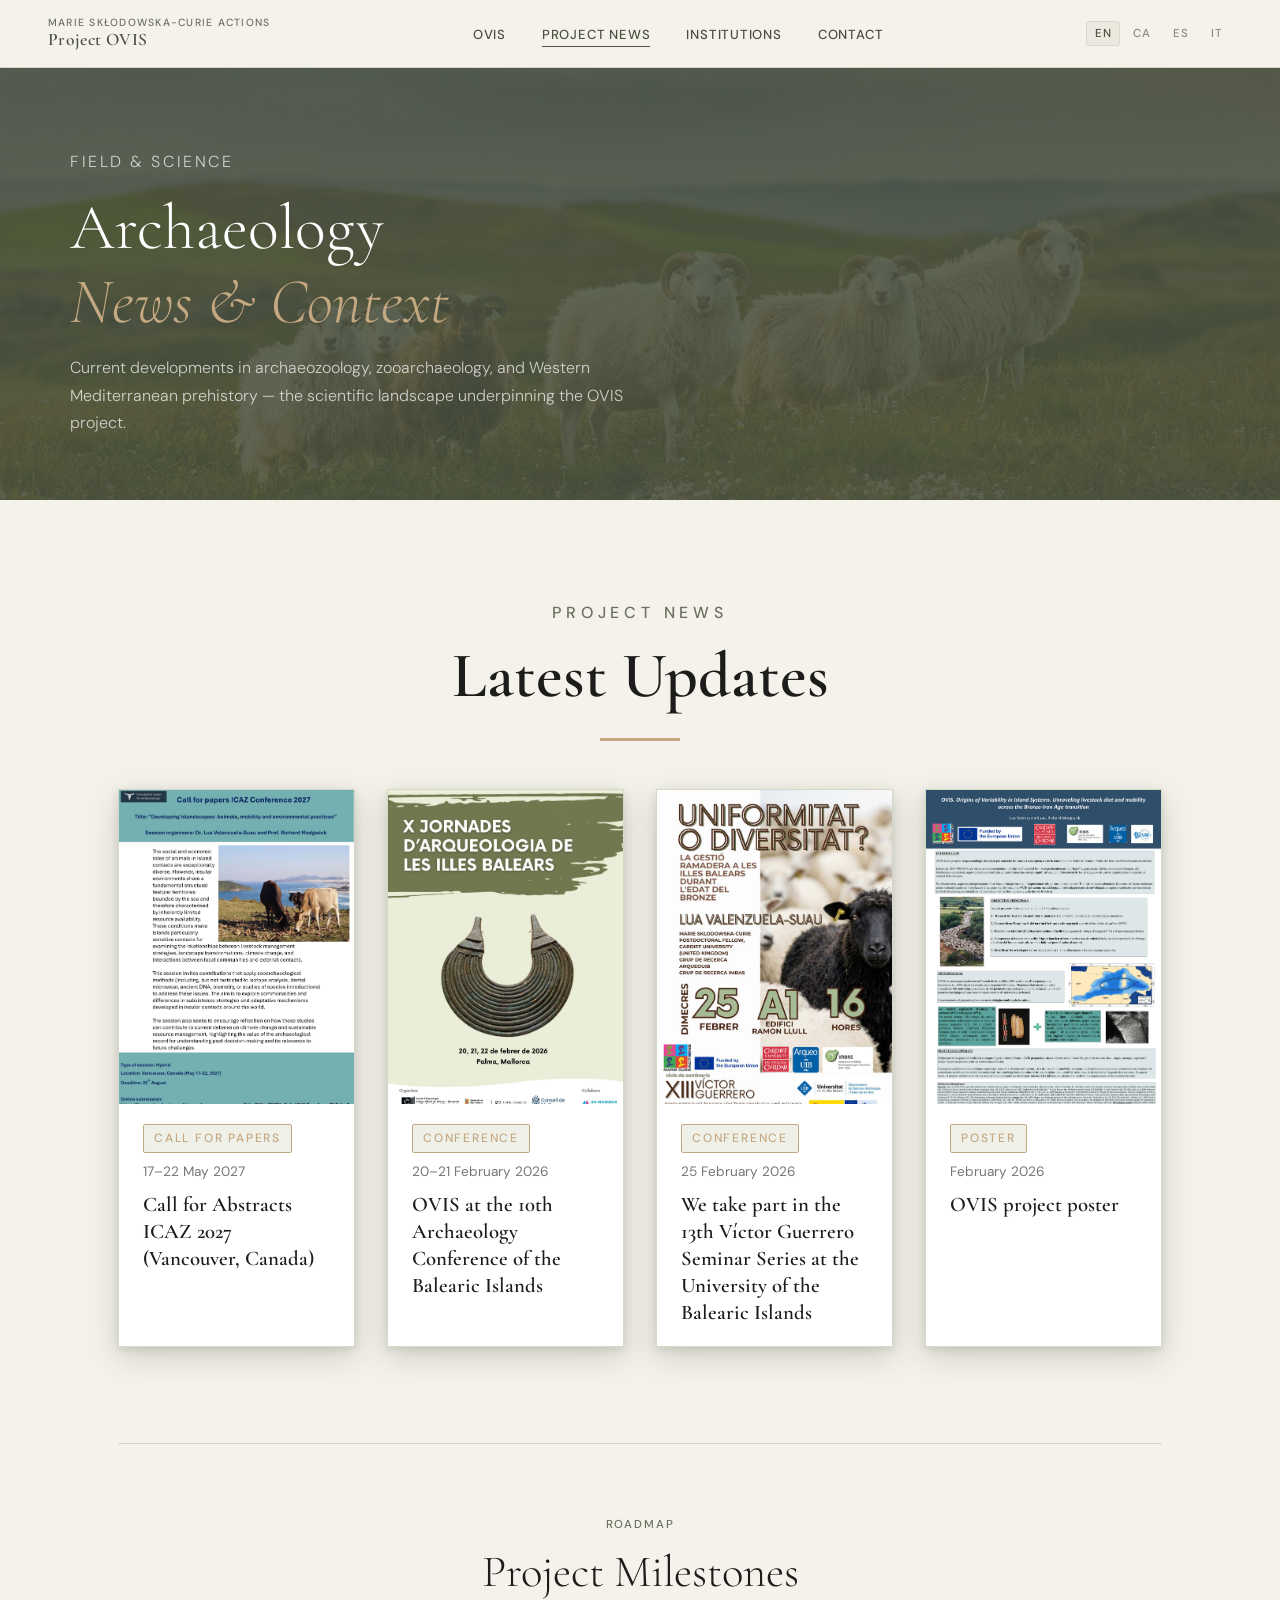
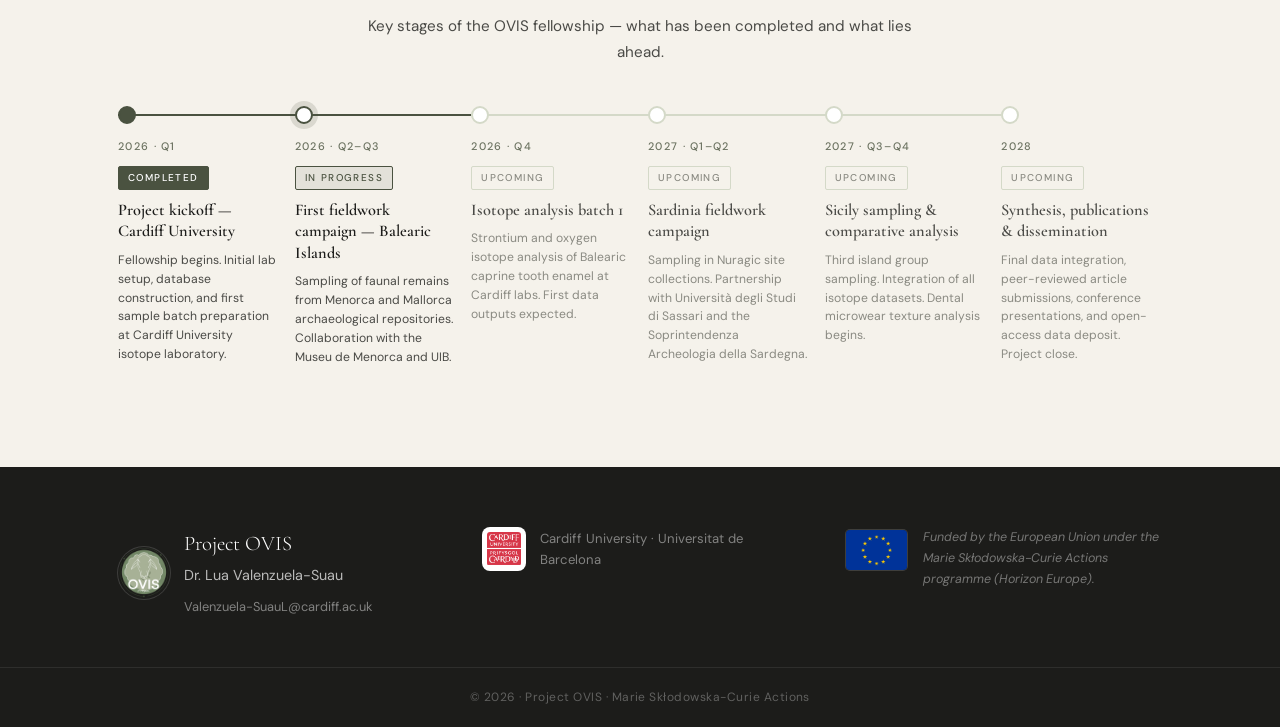
<file: arqueo.html>
<!DOCTYPE html>
<html lang="en">
<head>
    <meta charset="UTF-8">
    <meta name="viewport" content="width=device-width, initial-scale=1.0">
    <title>Archaeology News — OVIS Project</title>
    <link rel="preconnect" href="https://fonts.googleapis.com">
    <link rel="preconnect" href="https://fonts.gstatic.com" crossorigin>
    <link href="https://fonts.googleapis.com/css2?family=Cormorant+Garamond:ital,wght@0,300;0,400;0,600;1,300;1,400&family=DM+Sans:wght@300;400;500&display=swap"
          rel="stylesheet">
    <link rel="stylesheet" href="style.css">
    <style>
        .news-grid-thumbs {
            display: grid;
            grid-template-columns: repeat(4, 1fr);
            gap: 32px;
            margin-top: 32px
        }

        @media (max-width: 1024px) {
            .news-grid-thumbs {
                grid-template-columns: repeat(2, 1fr);
                gap: 20px
            }
        }

        .news-thumb-card {
            cursor: pointer;
            background: #fff;
            border: 1px solid var(--olive-pale);
            overflow: hidden;
            box-shadow: 0 10px 30px rgba(74, 82, 64, 0.22), 0 3px 8px rgba(74, 82, 64, 0.14);
            transition: transform 0.25s var(--ease), box-shadow 0.25s var(--ease), border-color 0.25s var(--ease);
            display: flex;
            flex-direction: column
        }

        .news-thumb-card:hover {
            transform: translateY(-4px);
            border-color: var(--olive);
            box-shadow: 0 22px 55px rgba(74, 82, 64, 0.34), 0 6px 16px rgba(74, 82, 64, 0.2)
        }

        .news-thumb-img {
            width: 100%;
            aspect-ratio: 3/4;
            object-fit: cover;
            object-position: top;
            display: block;
            background: var(--cream-dark)
        }

        .news-thumb-body {
            padding: 20px 24px
        }

        .news-thumb-body .news-tag {
            display: inline-block;
            font-size: 0.75rem;
            letter-spacing: 0.15em;
            text-transform: uppercase;
            background: rgba(122, 138, 79, 0.12);
            color: var(--accent-light, #7a8a4f);
            padding: 4px 10px;
            margin-bottom: 8px
        }

        .news-thumb-body time {
            display: block;
            font-size: 0.85rem;
            opacity: 0.6;
            margin-bottom: 8px
        }

        .news-thumb-body h3 {
            font-family: 'Cormorant Garamond', serif;
            font-size: 1.3rem;
            font-weight: 600;
            line-height: 1.3;
            margin: 0
        }

        .news-detail {
            display: none;
            background: #fff;
            border: 1px solid rgba(0, 0, 0, 0.08);
            margin-top: 32px;
            padding: 48px;
            position: relative
        }

        .news-detail.open {
            display: block
        }

        .news-detail-close {
            position: absolute;
            top: 16px;
            right: 16px;
            background: none;
            border: none;
            font-size: 2rem;
            cursor: pointer;
            line-height: 1;
            opacity: 0.5;
            transition: opacity 0.2s
        }

        .news-detail-close:hover {
            opacity: 1
        }

        .news-detail h2 {
            font-family: 'Cormorant Garamond', serif;
            font-size: 2rem;
            margin: 8px 0 24px
        }

        .news-detail-img {
            max-width: 500px;
            width: 100%;
            height: auto;
            display: block;
            margin: 0 auto 32px
        }
        /* ── PROJECT ROADMAP ── */
        .roadmap {
            margin-top: 96px;
            padding-top: 72px;
            border-top: 1px solid var(--olive-pale);
        }

        .roadmap-lead {
            max-width: 56ch;
            margin: 14px auto 0;
            font-size: 0.95rem;
            color: var(--ink-soft);
            line-height: 1.7;
        }

        .roadmap-track {
            list-style: none;
            display: grid;
            grid-template-columns: repeat(6, 1fr);
            gap: 0 16px;
            margin: 0;
            padding: 0;
        }

        .roadmap-step {
            position: relative;
            padding-top: 32px;
            min-width: 0;
            overflow-wrap: break-word;
            hyphens: auto;
        }

        /* linea horizontal que conecta los puntos */
        .roadmap-step::before {
            content: '';
            position: absolute;
            top: 8px;
            left: 0;
            width: calc(100% + 16px);
            height: 2px;
            background: var(--olive-pale);
        }

        .roadmap-step:last-child::before {
            width: 0;
        }

        .roadmap-step.is-done::before,
        .roadmap-step.is-current::before {
            background: var(--olive);
        }

        .roadmap-dot {
            position: absolute;
            top: 0;
            left: 0;
            width: 18px;
            height: 18px;
            border-radius: 50%;
            background: var(--white);
            border: 2px solid var(--olive-pale);
            z-index: 1;
        }

        .roadmap-step.is-done .roadmap-dot {
            background: var(--olive);
            border-color: var(--olive);
        }

        .roadmap-step.is-current .roadmap-dot {
            background: var(--white);
            border-color: var(--olive);
            box-shadow: 0 0 0 5px rgba(74, 82, 64, 0.16);
        }

        .roadmap-date {
            font-size: 0.68rem;
            font-weight: 500;
            letter-spacing: 0.12em;
            text-transform: uppercase;
            color: var(--olive-light);
            margin-bottom: 8px;
        }

        .roadmap-status {
            display: inline-block;
            font-size: 0.62rem;
            font-weight: 500;
            letter-spacing: 0.14em;
            text-transform: uppercase;
            padding: 3px 9px;
            border-radius: 2px;
            margin-bottom: 10px;
            border: 1px solid var(--olive-pale);
            color: var(--ink-muted);
        }

        .roadmap-step.is-done .roadmap-status {
            background: var(--olive);
            border-color: var(--olive);
            color: var(--white);
        }

        .roadmap-step.is-current .roadmap-status {
            background: rgba(74, 82, 64, 0.1);
            border-color: var(--olive);
            color: var(--olive);
        }

        .roadmap-step h3 {
            font-family: 'Cormorant Garamond', serif;
            font-size: 1.02rem;
            font-weight: 600;
            line-height: 1.32;
            margin: 0 0 8px;
            color: var(--ink);
        }

        .roadmap-step.is-upcoming h3 {
            color: var(--ink-soft);
        }

        .roadmap-desc {
            font-size: 0.76rem;
            line-height: 1.55;
            color: var(--ink-soft);
        }

        .roadmap-step.is-upcoming .roadmap-desc {
            color: var(--ink-muted);
        }

        /* pantallas medianas: 3 columnas x 2 filas, sin scroll lateral */
        @media (max-width: 1024px) {
            .roadmap-track {
                grid-template-columns: repeat(3, 1fr);
                gap: 40px 20px;
            }

            .roadmap-step::before {
                width: calc(100% + 20px);
            }

            /* la linea se corta al final de cada fila */
            .roadmap-step:nth-child(3n)::before {
                width: 0;
            }
        }

        /* movil: linea vertical */
        @media (max-width: 700px) {
            .roadmap-track {
                grid-template-columns: 1fr;
                gap: 0;
            }

            .roadmap-step {
                padding: 0 0 32px 34px;
            }

            .roadmap-step:last-child {
                padding-bottom: 0;
            }

            .roadmap-step::before,
            .roadmap-step:nth-child(3n)::before {
                top: 8px;
                left: 8px;
                width: 2px;
                height: 100%;
            }

            .roadmap-step:last-child::before {
                height: 0;
            }

            .roadmap-dot {
                top: 0;
                left: 0;
            }
        }
    </style>
</head>
<body>

<!-- NAVBAR -->
<nav class="navbar">
    <div class="nav-brand">
        <span class="nav-label">Marie Skłodowska-Curie Actions</span>
        <a href="index.html" class="nav-title">Project OVIS</a>
    </div>
    <ul class="nav-links">
        <li><a href="ovis.html" data-i18n="nav.ovis">OVIS</a></li>
        <li><a href="arqueo.html" class="active" data-i18n="nav.arqueo">Project News</a></li>
        <li><a href="institutions.html" data-i18n="nav.institutions">Institutions</a></li>
        <li><a href="contact.html" data-i18n="nav.contact">Contact</a></li>
    </ul>
    <div class="lang-switcher">
        <button class="lang-btn active" data-lang="en">EN</button>
        <button class="lang-btn" data-lang="ca">CA</button>
        <button class="lang-btn" data-lang="es">ES</button>
        <button class="lang-btn" data-lang="it">IT</button>
    </div>
    <button class="hamburger" id="hamburger" aria-label="Menu" aria-expanded="false" aria-controls="mobileMenu">
        <span></span><span></span><span></span>
    </button>
</nav>

<div class="mobile-menu" id="mobileMenu">
    <ul>
        <li><a href="ovis.html" data-i18n="nav.ovis">OVIS</a></li>
        <li><a href="arqueo.html" data-i18n="nav.arqueo">Project News</a></li>
        <li><a href="institutions.html" data-i18n="nav.institutions">Institutions</a></li>
        <li><a href="contact.html" data-i18n="nav.contact">Contact</a></li>
    </ul>
</div>

<main>

    <!-- PAGE HERO -->
    <div class="page-hero">
        <div class="page-hero-inner">
            <p class="page-hero-eyebrow" data-i18n="arqueo.hero.eyebrow">Field &amp; Science</p>
            <h1 data-i18n="arqueo.hero.title">Archaeology<br><em style="font-style:italic;color:var(--accent-light)">News &amp; Context</em></h1>
            <p data-i18n="arqueo.hero.desc">Current developments in archaeozoology, zooarchaeology, and Western Mediterranean prehistory — the
                scientific landscape underpinning the OVIS project.</p>
        </div>
    </div>

    <!-- MAIN CONTENT -->
    <section class="subpage-section">

        <div class="section-header" style="text-align:center;margin-bottom:48px">
            <p class="section-eyebrow" style="font-size:1rem;letter-spacing:0.3em;font-weight:500" data-i18n="arqueo.intro.eyebrow">Project News</p>
            <h2 class="section-title" style="font-size:clamp(2.5rem,5vw,4rem);font-weight:600;margin-top:12px" data-i18n="arqueo.intro.title">Latest
                Updates</h2>
            <div style="width:80px;height:3px;background:var(--accent-light,#7a8a4f);margin:24px auto 0"></div>
        </div>

        <!-- THUMBNAILS GRID -->
        <div class="news-grid-thumbs">

            <div class="news-thumb-card" data-news="4">
                <img src="img/poster4_news_vertical_jpg.jpg" alt="Call for papers ICAZ 2027 poster" class="news-thumb-img">
                <div class="news-thumb-body">
                    <span class="news-tag" data-i18n="tag.call">Call for Papers</span>
                    <time data-i18n="arqueo.n4.date">17–22 May 2027</time>
                    <h3 data-i18n="arqueo.n4.title">Call for Abstracts ICAZ 2027 (Vancouver, Canada)</h3>
                </div>
            </div>

            <div class="news-thumb-card" data-news="1">
                <img src="img/poster1.jpg" alt="Cartell X Jornades d'Arqueologia" class="news-thumb-img">
                <div class="news-thumb-body">
                    <span class="news-tag" data-i18n="tag.conference">Conference</span>
                    <time data-i18n="arqueo.n1.date">20–21 February 2026</time>
                    <h3 data-i18n="arqueo.n1.title">OVIS at the 10th Archaeology Conference of the Balearic Islands</h3>
                </div>
            </div>

            <div class="news-thumb-card" data-news="2">
                <img src="img/poster3.jpeg" alt="Cartell XIII Cicle Víctor Guerrero" class="news-thumb-img"
                     loading="lazy">
                <div class="news-thumb-body">
                    <span class="news-tag" data-i18n="tag.conference">Conference</span>
                    <time data-i18n="arqueo.n2.date">25 February 2026</time>
                    <h3 data-i18n="arqueo.n2.title">We take part in the 13th Víctor Guerrero Seminar Series at the University of the Balearic Islands</h3>
                </div>
            </div>

            <div class="news-thumb-card" data-news="3">
                <img src="img/poster2.jpg" alt="Pòster del projecte OVIS" class="news-thumb-img" loading="lazy">
                <div class="news-thumb-body">
                    <span class="news-tag" data-i18n="tag.poster">Poster</span>
                    <time data-i18n="arqueo.n3.date">February 2026</time>
                    <h3 data-i18n="arqueo.n3.title">OVIS project poster</h3>
                </div>
            </div>

        </div>

        <!-- DETAIL PANELS -->
        <div class="news-detail" id="news-4">
            <button class="news-detail-close" aria-label="Close" data-i18n-aria-label="aria.close">×</button>
            <img src="img/poster4_news_vertical_jpg.jpg" alt="Call for papers ICAZ 2027 poster" class="news-detail-img" style="max-width:700px" loading="lazy">
            <span class="news-tag" data-i18n="tag.call">Call for Papers</span>
            <time data-i18n="arqueo.n4.date">17–22 May 2027</time>
            <h2 data-i18n="arqueo.n4.title">Call for Abstracts ICAZ 2027 (Vancouver, Canada)</h2>
            <p data-i18n="arqueo.n4.p1">The International Council for Archaeozoology (ICAZ) has opened the call for papers for its 2027 conference in Vancouver, Canada. OVIS is co-organising the session "Developing Islandscapes: Animals, mobility and environmental practices", convened by Dr. Lua Valenzuela-Suau and Prof. Richard Madgwick.</p>
            <p data-i18n="arqueo.n4.p2">Island contexts offer exceptionally diverse yet structurally comparable settings for studying the relationships between livestock management, landscape transformation, and climate change. The session invites contributions that apply zooarchaeological methods — including isotope analysis, dental microwear, ancient DNA, biometry, or studies of species introductions — to explore subsistence strategies and adaptive mechanisms developed in island contexts around the world.</p>
            <p data-i18n="arqueo.n4.p3">Hybrid session · Vancouver, Canada · 17–22 May 2027. Abstract submission deadline: 25 August. Submissions are made online through the conference form.</p>
        </div>

        <div class="news-detail" id="news-1">
            <button class="news-detail-close" aria-label="Close" data-i18n-aria-label="aria.close">×</button>
            <img src="img/poster1.jpg" alt="Cartell X Jornades d'Arqueologia" class="news-detail-img" loading="lazy">
            <span class="news-tag" data-i18n="tag.conference">Conference</span>
            <time data-i18n="arqueo.n1.date">20–21 February 2026</time>
            <h2 data-i18n="arqueo.n1.title">OVIS at the 10th Archaeology Conference of the Balearic Islands</h2>
            <p data-i18n="arqueo.n1.p1">This past February, Palma (Mallorca, Balearic Islands, Spain) hosted the 10th Archaeology Conference of the Balearic Islands, organised by the Archaeology Section of the Association of Historians of the Balearic Islands.</p>
            <p data-i18n="arqueo.n1.p2">As part of the conference, the OVIS project was presented to the archaeological community working in the Balearic Islands through the poster titled "OVIS: Origins of Variability in Island Systems. Unravelling livestock diet and mobility across the Bronze–Iron Age transition". The presentation was given by research fellow Dr. Lua Valenzuela-Suau and the project supervisor, Prof. Richard Madgwick. The session set out the project's main objectives, the chosen methodology, and the expected results.</p>
            <p data-i18n="arqueo.n1.p3">Several earlier zooarchaeological studies that form the starting point of the research carried out within OVIS were also presented. Specifically, the works "Livestock exploitation and environmental management at the naveta settlement of Clariana (Ciutadella, Menorca): integrating faunal, isotopic and dental microwear data" (Dr. Lua Valenzuela-Suau and Dr. Damià Ramis) and "Animals and rituality in cave no. 45 of Calescoves (Alaior, Menorca)" (Dr. Lua Valenzuela-Suau, Dr. Sonia Carbonell and Dr. Margalida Antònia Coll) were introduced.</p>
            <p data-i18n="arqueo.n1.p4">Taking part in this conference was an excellent opportunity to share the first outlines of the OVIS project and to open up spaces for discussion with researchers specialising in Balearic prehistory.</p>
        </div>

        <div class="news-detail" id="news-2">
            <button class="news-detail-close" aria-label="Close" data-i18n-aria-label="aria.close">×</button>
            <img src="img/poster3.jpeg" alt="Cartell XIII Cicle Víctor Guerrero" class="news-detail-img" loading="lazy">
            <span class="news-tag" data-i18n="tag.conference">Conference</span>
            <time data-i18n="arqueo.n2.date">25 February 2026</time>
            <h2 data-i18n="arqueo.n2.title">We take part in the 13th Víctor Guerrero Seminar Series at the University of the Balearic Islands</h2>
            <p data-i18n="arqueo.n2.p1">This past February we had the opportunity to take part in the "13th Víctor Guerrero Seminar Series", organised by the Department of Historical Sciences and Theory of the Arts at the University of the Balearic Islands.</p>
            <p data-i18n="arqueo.n2.p2">The lecture, titled "Uniformity or diversity? Livestock management in the Balearic Islands during the Bronze Age", offered an overview of current knowledge on livestock management during this prehistoric period. The talk paid particular attention to the data obtained through zooarchaeology, stable isotopes, and dental microwear studies — key tools for understanding the diet, mobility, and management strategies of the herds.</p>
            <p data-i18n="arqueo.n2.p3">This research is the starting point of the OVIS project, focused on the study of livestock practices and the socio-economic dynamics of Balearic Island communities during late prehistory.</p>
            <p data-i18n="arqueo.n2.p4">We would like to thank the organisers for the invitation and the opportunity to share and discuss these lines of research within the seminar.</p>
        </div>

        <div class="news-detail" id="news-3">
            <button class="news-detail-close" aria-label="Close" data-i18n-aria-label="aria.close">×</button>
            <img src="img/poster2.jpg" alt="Pòster del projecte OVIS" class="news-detail-img" style="max-width:800px"
                 loading="lazy">
            <span class="news-tag" data-i18n="tag.poster">Poster</span>
            <time data-i18n="arqueo.n3.date">February 2026</time>
            <h2 data-i18n="arqueo.n3.title">OVIS project poster</h2>
            <p data-i18n="arqueo.n3.p1">Scientific poster of the OVIS project — "Origins of Variability in Island Systems. Unravelling livestock diet and mobility across the Bronze–Iron Age transition" — presented at the 10th Archaeology Conference of the Balearic Islands.</p>
        </div>

        <!-- PROJECT ROADMAP -->
        <div class="roadmap">
            <div class="section-header" style="text-align:center;margin-bottom:40px">
                <p class="section-eyebrow" data-i18n="roadmap.eyebrow">Roadmap</p>
                <h2 class="section-title" data-i18n="roadmap.title">Project Milestones</h2>
                <p class="roadmap-lead" data-i18n="roadmap.lead">Key stages of the OVIS fellowship — what has been completed and what lies ahead.</p>
            </div>
            <ol class="roadmap-track">
                <li class="roadmap-step is-done">
                    <span class="roadmap-dot" aria-hidden="true"></span>
                    <p class="roadmap-date">2026 · Q1</p>
                    <span class="roadmap-status" data-i18n="roadmap.status.done">Completed</span>
                    <h3 data-i18n="ovis.tl.1.title">Project kickoff — Cardiff University</h3>
                    <p class="roadmap-desc" data-i18n="ovis.tl.1.desc">Fellowship begins. Initial lab setup, database construction, and first sample batch preparation at Cardiff University isotope laboratory.</p>
                </li>
                <li class="roadmap-step is-current">
                    <span class="roadmap-dot" aria-hidden="true"></span>
                    <p class="roadmap-date">2026 · Q2–Q3</p>
                    <span class="roadmap-status" data-i18n="roadmap.status.current">In progress</span>
                    <h3 data-i18n="ovis.tl.2.title">First fieldwork campaign — Balearic Islands</h3>
                    <p class="roadmap-desc" data-i18n="ovis.tl.2.desc">Sampling of faunal remains from Menorca and Mallorca archaeological repositories. Collaboration with the Museu de Menorca and UIB.</p>
                </li>
                <li class="roadmap-step is-upcoming">
                    <span class="roadmap-dot" aria-hidden="true"></span>
                    <p class="roadmap-date">2026 · Q4</p>
                    <span class="roadmap-status" data-i18n="roadmap.status.upcoming">Upcoming</span>
                    <h3 data-i18n="ovis.tl.3.title">Isotope analysis batch 1</h3>
                    <p class="roadmap-desc" data-i18n="ovis.tl.3.desc">Strontium and oxygen isotope analysis of Balearic caprine tooth enamel at Cardiff labs. First data outputs expected.</p>
                </li>
                <li class="roadmap-step is-upcoming">
                    <span class="roadmap-dot" aria-hidden="true"></span>
                    <p class="roadmap-date">2027 · Q1–Q2</p>
                    <span class="roadmap-status" data-i18n="roadmap.status.upcoming">Upcoming</span>
                    <h3 data-i18n="ovis.tl.4.title">Sardinia fieldwork campaign</h3>
                    <p class="roadmap-desc" data-i18n="ovis.tl.4.desc">Sampling in Nuragic site collections. Partnership with Università degli Studi di Sassari and the Soprintendenza Archeologia della Sardegna.</p>
                </li>
                <li class="roadmap-step is-upcoming">
                    <span class="roadmap-dot" aria-hidden="true"></span>
                    <p class="roadmap-date">2027 · Q3–Q4</p>
                    <span class="roadmap-status" data-i18n="roadmap.status.upcoming">Upcoming</span>
                    <h3 data-i18n="ovis.tl.5.title">Sicily sampling &amp; comparative analysis</h3>
                    <p class="roadmap-desc" data-i18n="ovis.tl.5.desc">Third island group sampling. Integration of all isotope datasets. Dental microwear texture analysis begins.</p>
                </li>
                <li class="roadmap-step is-upcoming">
                    <span class="roadmap-dot" aria-hidden="true"></span>
                    <p class="roadmap-date">2028</p>
                    <span class="roadmap-status" data-i18n="roadmap.status.upcoming">Upcoming</span>
                    <h3 data-i18n="ovis.tl.6.title">Synthesis, publications &amp; dissemination</h3>
                    <p class="roadmap-desc" data-i18n="ovis.tl.6.desc">Final data integration, peer-reviewed article submissions, conference presentations, and open-access data deposit. Project close.</p>
                </li>
            </ol>
        </div>

    </section>
</main>

<!-- FOOTER -->
<footer class="footer">
    <div class="footer-inner">
        <div class="footer-brand">
            <div class="footer-id">
                <img class="footer-mark footer-mark--ovis" src="img/logo-ovis.png" alt="OVIS Project logo" width="2048" height="2048" loading="lazy">
                <div>
                    <p class="footer-project">Project OVIS</p>
                    <p class="footer-name">Dr. Lua Valenzuela-Suau</p>
                    <a class="footer-mail" href="mailto:Valenzuela-SuauL@cardiff.ac.uk">Valenzuela-SuauL@cardiff.ac.uk</a>
                </div>
            </div>
        </div>
        <div class="footer-id">
            <img class="footer-mark footer-mark--cardiff" src="img/institution_logo-cardiff.png" alt="Cardiff University logo" width="229" height="220" loading="lazy">
            <p class="footer-inst">Cardiff University · Universitat de Barcelona</p>
        </div>
        <div class="footer-eu">
            <img class="footer-eu-flag" src="img/logo-eu.png" alt="European Union flag" width="1179" height="779" loading="lazy">
            <p data-i18n="footer.funded">Funded by the European Union under the Marie Skłodowska-Curie Actions programme (Horizon Europe).</p>
        </div>
    </div>
    <div class="footer-bottom">
        <p>© 2026 · Project OVIS · Marie Skłodowska-Curie Actions</p>
    </div>
</footer>

<script src="script.js"></script>
<script>
    (function () {
        document.querySelectorAll('.news-thumb-card').forEach(card => {
            card.addEventListener('click', () => {
                const id = card.dataset.news;
                const detail = document.getElementById('news-' + id);
                document.querySelectorAll('.news-detail').forEach(d => {
                    if (d !== detail) d.classList.remove('open');
                });
                detail.classList.toggle('open');
                if (detail.classList.contains('open')) {
                    detail.scrollIntoView({behavior: 'smooth', block: 'start'});
                }
            });
        });
        document.querySelectorAll('.news-detail-close').forEach(btn => {
            btn.addEventListener('click', () => {
                btn.closest('.news-detail').classList.remove('open');
            });
        });
    })();
</script>

<!-- Cloudflare Web Analytics (cookieless) -->
<script type="module" src="https://static.cloudflareinsights.com/beacon.min.js"
        data-cf-beacon='{"token": "dd05ee02efec4004bd02a2730f036aa2"}'></script>
</body>
</html>
</file>
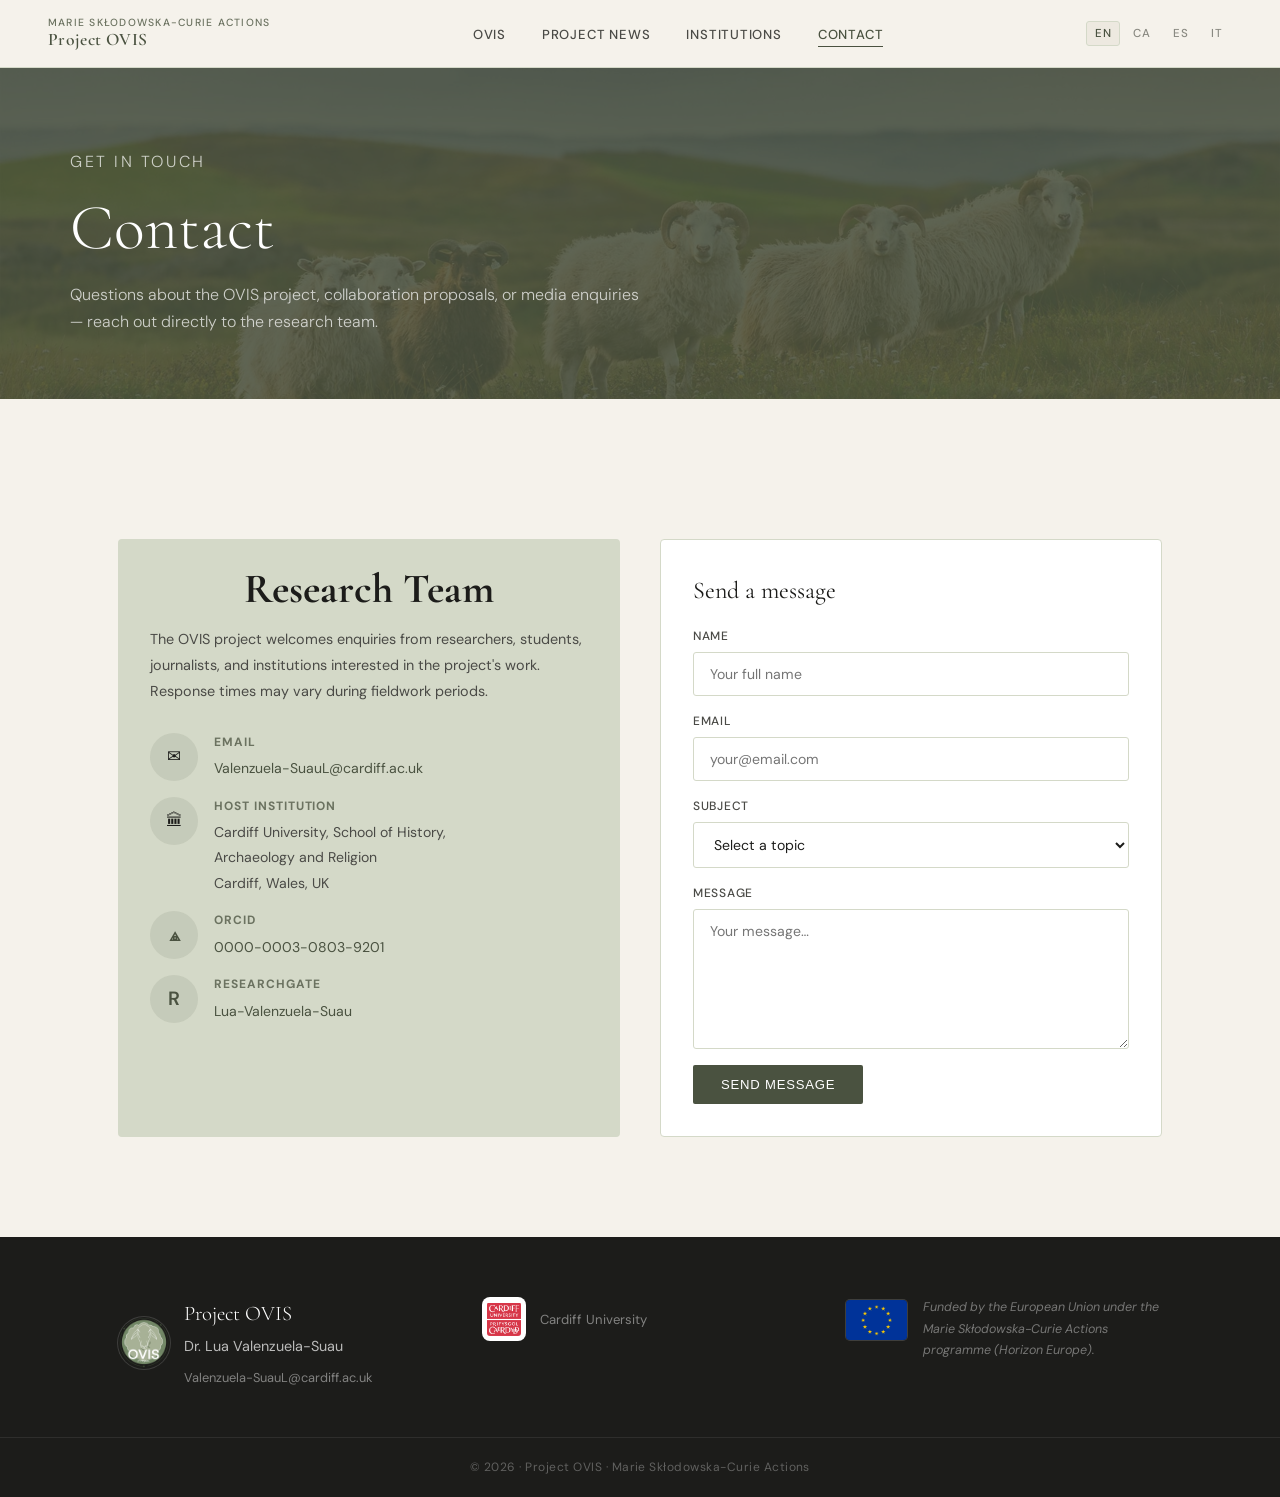
<file: contact.html>
<!DOCTYPE html>
<html lang="en">
<head>
    <meta charset="UTF-8">
    <meta name="viewport" content="width=device-width, initial-scale=1.0">
    <title>Contact — OVIS Project</title>
    <link rel="preconnect" href="https://fonts.googleapis.com">
    <link rel="preconnect" href="https://fonts.gstatic.com" crossorigin>
    <link href="https://fonts.googleapis.com/css2?family=Cormorant+Garamond:ital,wght@0,300;0,400;0,600;1,300;1,400&family=DM+Sans:wght@300;400;500&display=swap"
          rel="stylesheet">
    <link rel="stylesheet" href="style.css">
    <style>
        .contact-success {
            display: none;
            background: var(--olive-pale);
            border: 1px solid var(--olive-light);
            border-radius: 4px;
            padding: 20px 24px;
            color: var(--olive);
            font-size: 0.9rem;
            margin-top: 16px;
        }
    </style>
</head>
<body>

<!-- NAVBAR -->
<nav class="navbar">
    <div class="nav-brand">
        <span class="nav-label">Marie Skłodowska-Curie Actions</span>
        <a href="index.html" class="nav-title">Project OVIS</a>
    </div>
    <ul class="nav-links">
        <li><a href="ovis.html" data-i18n="nav.ovis">OVIS</a></li>
        <li><a href="arqueo.html" data-i18n="nav.arqueo">Project News</a></li>
        <li><a href="institutions.html" data-i18n="nav.institutions">Institutions</a></li>
        <li><a href="contact.html" class="active" data-i18n="nav.contact">Contact</a></li>
    </ul>
    <div class="lang-switcher">
        <button class="lang-btn active" data-lang="en">EN</button>
        <button class="lang-btn" data-lang="ca">CA</button>
        <button class="lang-btn" data-lang="es">ES</button>
        <button class="lang-btn" data-lang="it">IT</button>
    </div>
    <button class="hamburger" id="hamburger" aria-label="Menu" aria-expanded="false" aria-controls="mobileMenu">
        <span></span><span></span><span></span>
    </button>
</nav>

<div class="mobile-menu" id="mobileMenu">
    <ul>
        <li><a href="ovis.html" data-i18n="nav.ovis">OVIS</a></li>
        <li><a href="arqueo.html" data-i18n="nav.arqueo">Project News</a></li>
        <li><a href="institutions.html" data-i18n="nav.institutions">Institutions</a></li>
        <li><a href="contact.html" data-i18n="nav.contact">Contact</a></li>
    </ul>
</div>
<main>

    <!-- PAGE HERO -->
    <div class="page-hero">
        <div class="page-hero-inner">
            <p class="page-hero-eyebrow" data-i18n="contact.hero.eyebrow">Get in touch</p>
            <h1 data-i18n="contact.hero.title">Contact</h1>
            <p data-i18n="contact.hero.desc">Questions about the OVIS project, collaboration proposals, or media enquiries — reach out directly to the
                research team.</p>
        </div>
    </div>

    <!-- CONTACT CONTENT -->
    <section class="subpage-section">
        <div class="contact-layout">

            <!-- Info side -->
            <div class="contact-info">
                <h3 class="contact-heading" data-i18n="contact.team.title">Research Team</h3>
                <p data-i18n="contact.team.desc">The OVIS project welcomes enquiries from researchers, students, journalists, and institutions
                    interested in the project's work. Response times may vary during fieldwork periods.</p>

                <div class="contact-detail">
                    <div class="contact-item">
                        <div class="contact-icon" aria-hidden="true">✉</div>
                        <div class="contact-item-text">
                            <strong data-i18n="contact.email.label">Email</strong>
                            <span><a href="mailto:Valenzuela-SuauL@cardiff.ac.uk">Valenzuela-SuauL@cardiff.ac.uk</a></span>
                        </div>
                    </div>

                    <div class="contact-item">
                        <div class="contact-icon" aria-hidden="true">🏛</div>
                        <div class="contact-item-text">
                            <strong data-i18n="contact.host.label">Host Institution</strong>
                            <span data-i18n="contact.host.value" data-i18n-html>Cardiff University, School of History,<br>Archaeology and Religion<br>Cardiff, Wales, UK</span>
                        </div>
                    </div>
                    <div class="contact-item">
                        <div class="contact-icon contact-icon--text" aria-hidden="true">⟁</div>
                        <div class="contact-item-text">
                            <strong>ORCID</strong>
                            <span><a href="https://orcid.org/0000-0003-0803-9201" target="_blank">0000-0003-0803-9201</a></span>
                        </div>
                    </div>
                    <div class="contact-item">
                        <div class="contact-icon contact-icon--text" aria-hidden="true">R</div>
                        <div class="contact-item-text">
                            <strong>ResearchGate</strong>
                            <span><a href="https://www.researchgate.net/profile/Lua-Valenzuela-Suau" target="_blank">Lua-Valenzuela-Suau</a></span>
                        </div>
                    </div>
                </div>
            </div>

            <!-- Form side -->
            <div class="contact-form-panel">
                <h3 class="contact-heading" data-i18n="cta.send">Send a message</h3>
                <div class="contact-form" id="contactForm">
                    <div class="form-group">
                        <label for="name" data-i18n="contact.form.name">Name</label>
                        <input type="text" id="name" placeholder="Your full name" data-i18n-placeholder="contact.form.name.ph">
                    </div>
                    <div class="form-group">
                        <label for="email" data-i18n="contact.form.email">Email</label>
                        <input type="email" id="email" placeholder="your@email.com">
                    </div>
                    <div class="form-group">
                        <label for="subject" data-i18n="contact.form.subject">Subject</label>
                        <select id="subject">
                            <option value="" data-i18n="contact.form.opt0">Select a topic</option>
                            <option value="collaboration" data-i18n="contact.form.opt.collab">Research collaboration</option>
                            <option value="data" data-i18n="contact.form.opt.data">Data / sample sharing</option>
                            <option value="media" data-i18n="contact.form.opt.media">Media enquiry</option>
                            <option value="discussion" data-i18n="contact.form.opt.discussion">Discussion forum</option>
                            <option value="other" data-i18n="contact.form.opt.other">Other</option>
                        </select>
                    </div>
                    <div class="form-group">
                        <label for="message" data-i18n="contact.form.message">Message</label>
                        <textarea id="message" placeholder="Your message…" data-i18n-placeholder="contact.form.message.ph"></textarea>
                    </div>
                    <button class="btn-primary" onclick="handleSubmit()" data-i18n="contact.form.send">Send message
                    </button>
                    <div class="contact-success" id="successMsg" data-i18n="contact.form.success">
                        ✓ Thank you for your message. The research team will be in touch shortly.
                    </div>
                </div>
            </div>

        </div>
    </section>
</main>

<!-- FOOTER -->
<footer class="footer">
    <div class="footer-inner">
        <div class="footer-brand">
            <div class="footer-id">
                <img class="footer-mark footer-mark--ovis" src="img/logo-ovis.png" alt="OVIS Project logo" width="2048" height="2048" loading="lazy">
                <div>
                    <p class="footer-project">Project OVIS</p>
                    <p class="footer-name">Dr. Lua Valenzuela-Suau</p>
                    <a class="footer-mail" href="mailto:Valenzuela-SuauL@cardiff.ac.uk">Valenzuela-SuauL@cardiff.ac.uk</a>
                </div>
            </div>
        </div>
        <div class="footer-id">
            <img class="footer-mark footer-mark--cardiff" src="img/institution_logo-cardiff.png" alt="Cardiff University logo" width="229" height="220" loading="lazy">
            <p class="footer-inst">Cardiff University</p>
        </div>
        <div class="footer-eu">
            <img class="footer-eu-flag" src="img/logo-eu.png" alt="European Union flag" width="1179" height="779" loading="lazy">
            <p data-i18n="footer.funded">Funded by the European Union under the Marie Skłodowska-Curie Actions programme (Horizon Europe).</p>
        </div>
    </div>
    <div class="footer-bottom">
        <p>© 2026 · Project OVIS · Marie Skłodowska-Curie Actions</p>
    </div>
</footer>

<script src="script.js"></script>
<script>
    function handleSubmit() {
        const name = document.getElementById('name').value.trim();
        const email = document.getElementById('email').value.trim();
        const message = document.getElementById('message').value.trim();
        if (!name || !email || !message) {
            alert('Please fill in at least your name, email, and message.');
            return;
        }
        document.getElementById('successMsg').style.display = 'block';
        document.getElementById('contactForm').querySelector('button').style.display = 'none';
    }
</script>

<!-- Cloudflare Web Analytics (cookieless) -->
<script type="module" src="https://static.cloudflareinsights.com/beacon.min.js"
        data-cf-beacon='{"token": "dd05ee02efec4004bd02a2730f036aa2"}'></script>
</body>
</html>
</file>
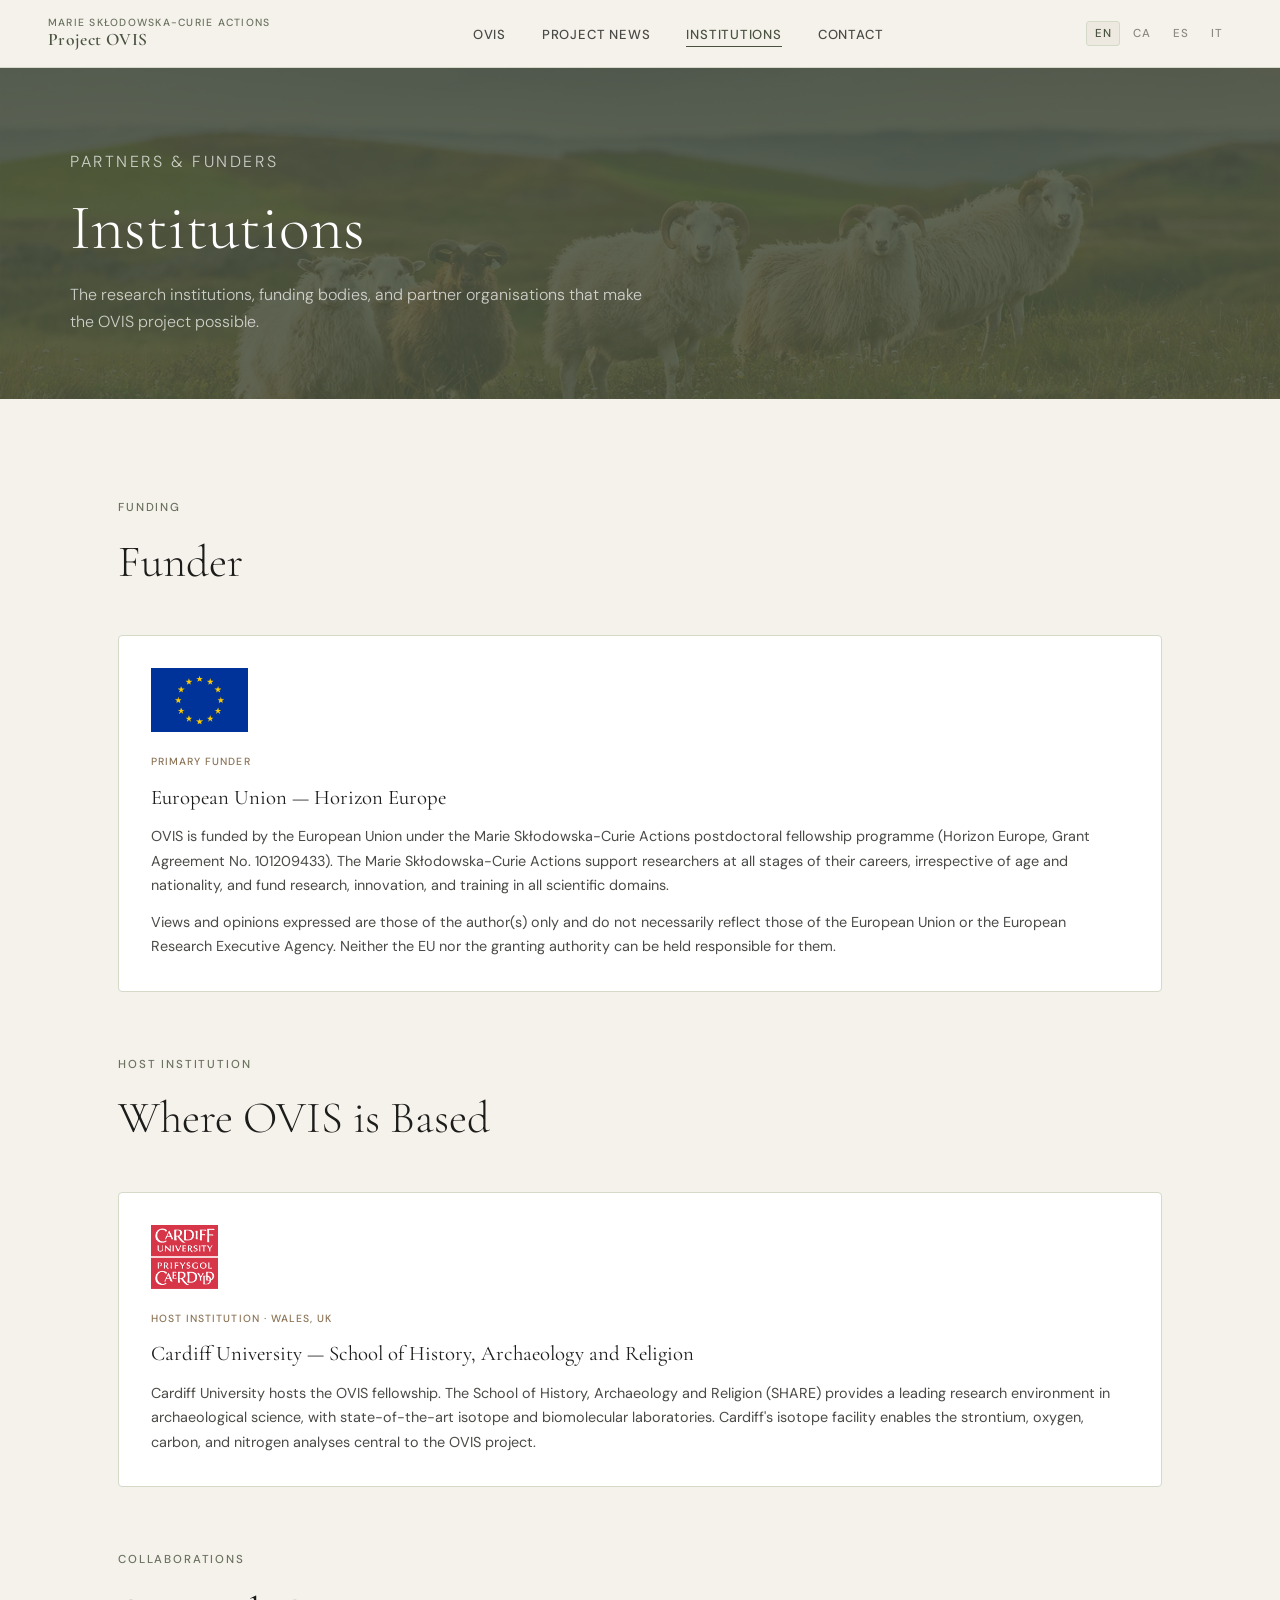
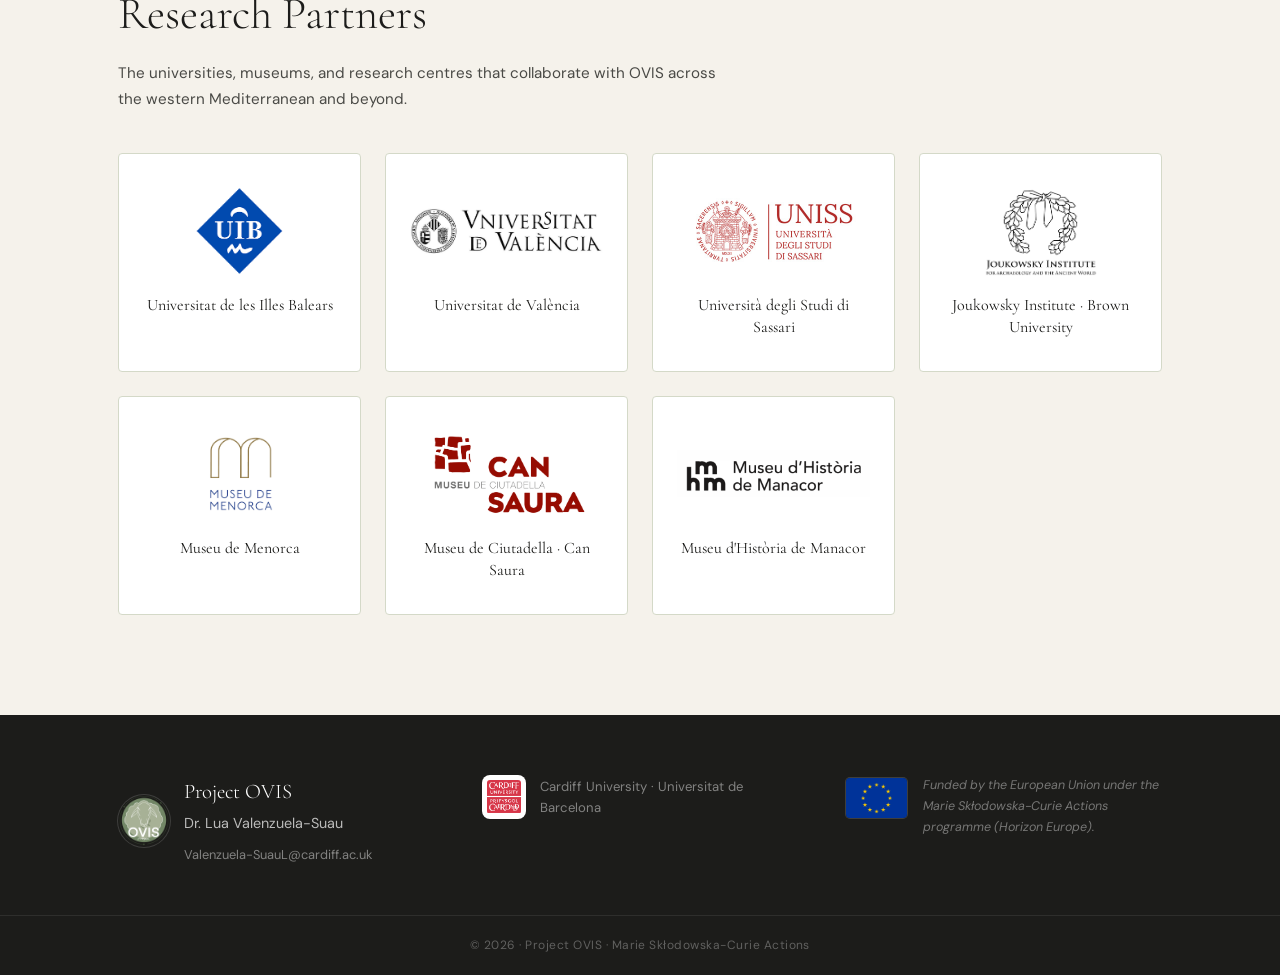
<file: institutions.html>
<!DOCTYPE html>
<html lang="en">
<head>
    <meta charset="UTF-8">
    <meta name="viewport" content="width=device-width, initial-scale=1.0">
    <title>Institutions — OVIS Project</title>
    <link rel="preconnect" href="https://fonts.googleapis.com">
    <link rel="preconnect" href="https://fonts.gstatic.com" crossorigin>
    <link href="https://fonts.googleapis.com/css2?family=Cormorant+Garamond:ital,wght@0,300;0,400;0,600;1,300;1,400&family=DM+Sans:wght@300;400;500&display=swap"
          rel="stylesheet">
    <link rel="stylesheet" href="style.css">
</head>
<body>

<!-- NAVBAR -->
<nav class="navbar">
    <div class="nav-brand">
        <span class="nav-label">Marie Skłodowska-Curie Actions</span>
        <a href="index.html" class="nav-title">Project OVIS</a>
    </div>
    <ul class="nav-links">
        <li><a href="ovis.html" data-i18n="nav.ovis">OVIS</a></li>
        <li><a href="arqueo.html" data-i18n="nav.arqueo">Project News</a></li>
        <li><a href="institutions.html" class="active" data-i18n="nav.institutions">Institutions</a></li>
        <li><a href="contact.html" data-i18n="nav.contact">Contact</a></li>
    </ul>
    <div class="lang-switcher">
        <button class="lang-btn active" data-lang="en">EN</button>
        <button class="lang-btn" data-lang="ca">CA</button>
        <button class="lang-btn" data-lang="es">ES</button>
        <button class="lang-btn" data-lang="it">IT</button>
    </div>
    <button class="hamburger" id="hamburger" aria-label="Menu" aria-expanded="false" aria-controls="mobileMenu">
        <span></span><span></span><span></span>
    </button>
</nav>

<div class="mobile-menu" id="mobileMenu">
    <ul>
        <li><a href="ovis.html" data-i18n="nav.ovis">OVIS</a></li>
        <li><a href="arqueo.html" data-i18n="nav.arqueo">Project News</a></li>
        <li><a href="institutions.html" data-i18n="nav.institutions">Institutions</a></li>
        <li><a href="contact.html" data-i18n="nav.contact">Contact</a></li>
    </ul>
    <div class="lang-switcher mobile-lang">
        <button class="lang-btn active" data-lang="en">EN</button>
        <button class="lang-btn" data-lang="ca">CA</button>
        <button class="lang-btn" data-lang="es">ES</button>
        <button class="lang-btn" data-lang="it">IT</button>
    </div>
</div>

<main>

    <!-- PAGE HERO -->
    <div class="page-hero">
        <div class="page-hero-inner">
            <p class="page-hero-eyebrow" data-i18n="inst.hero.eyebrow">Partners &amp; Funders</p>
            <h1 data-i18n="inst.hero.title">Institutions</h1>
            <p data-i18n="inst.hero.desc">The research institutions, funding bodies, and partner organisations that make the OVIS project
                possible.</p>
        </div>
    </div>

    <!-- FUNDER -->
    <section class="subpage-section">
        <div class="institution-funder">
            <div class="section-header">
                <p class="section-eyebrow" data-i18n="inst.funding.eyebrow">Funding</p>
                <h2 class="section-title" data-i18n="inst.funding.title">Funder</h2>
            </div>
            <div class="institution-feature">
                <div class="institution-feature-body">
                    <img class="institution-card-logo" src="img/logo-eu.png" alt="European Union" width="1179" height="779" loading="lazy">
                    <span class="institution-tag" data-i18n="inst.funding.tag">Primary Funder</span>
                    <h3><a class="institution-feature-link" href="https://marie-sklodowska-curie-actions.ec.europa.eu/" target="_blank" rel="noopener" data-i18n="inst.funding.name">European Union — Horizon Europe</a></h3>
                    <p data-i18n="inst.funding.desc">OVIS is funded by the European Union under the Marie Skłodowska-Curie Actions postdoctoral
                        fellowship programme (Horizon Europe, Grant Agreement No. 101209433). The Marie Skłodowska-Curie
                        Actions support researchers at all stages of their careers, irrespective of age and nationality,
                        and fund research, innovation, and training in all scientific domains.</p>
                    <p class="institution-disclaimer" data-i18n="inst.funding.disclaimer">Views and opinions expressed
                        are those of the author(s) only and do not necessarily reflect those of the European Union or
                        the European Research Executive Agency. Neither the EU nor the granting authority can be held
                        responsible for them.</p>
                </div>
            </div>
        </div>

        <!-- HOST INSTITUTION -->
        <div class="institution-host">
            <div class="section-header">
                <p class="section-eyebrow" data-i18n="inst.host.eyebrow">Host Institution</p>
                <h2 class="section-title" data-i18n="inst.host.title">Where OVIS is Based</h2>
            </div>
            <div class="institution-feature">
                <div class="institution-feature-body">
                    <img class="institution-card-logo" src="img/institution_logo-cardiff.png" alt="Cardiff University" width="229" height="220" loading="lazy">
                    <span class="institution-tag" data-i18n="inst.host.tag">Host Institution · Wales, UK</span>
                    <h3><a class="institution-feature-link" href="https://www.cardiff.ac.uk/" target="_blank" rel="noopener" data-i18n="inst.host.name">Cardiff University — School of History, Archaeology and Religion</a></h3>
                    <p data-i18n="inst.host.desc">Cardiff University hosts the OVIS fellowship. The School of History, Archaeology and Religion (SHARE)
                        provides a leading research environment in archaeological science, with state-of-the-art isotope and
                        biomolecular laboratories. Cardiff's isotope facility enables the strontium, oxygen, carbon, and
                        nitrogen analyses central to the OVIS project.</p>
                </div>
            </div>
        </div>

        <!-- PARTNER INSTITUTIONS -->
        <div class="institution-partners">
            <div class="section-header">
                <p class="section-eyebrow" data-i18n="inst.partners.eyebrow">Collaborations</p>
                <h2 class="section-title" data-i18n="inst.partners.title">Research Partners</h2>
                <p class="section-lead" data-i18n="inst.partners.lead">The universities, museums, and research centres that
                    collaborate with OVIS across the western Mediterranean and beyond.</p>
            </div>
            <ul class="institution-logos">
                <li class="institution-logo-card">
                    <span class="institution-logo-card-media">
                        <img src="img/institution_UIB.png" alt="Universitat de les Illes Balears" loading="lazy">
                    </span>
                    <p class="institution-logo-card-name">
                        <a class="institution-logo-card-link" href="https://www.uib.es/inici" target="_blank" rel="noopener" data-i18n="inst.partner.uib">Universitat de les Illes Balears</a>
                    </p>
                </li>
                <li class="institution-logo-card">
                    <span class="institution-logo-card-media">
                        <img src="img/institution_Universitat_valencia_logo.jpg" alt="Universitat de València" loading="lazy">
                    </span>
                    <p class="institution-logo-card-name">
                        <a class="institution-logo-card-link" href="https://www.uv.es/" target="_blank" rel="noopener" data-i18n="inst.partner.uv">Universitat de València</a>
                    </p>
                </li>
                <li class="institution-logo-card">
                    <span class="institution-logo-card-media">
                        <img src="img/institution_University-of-Sassari-Community-Engagement.jpg" alt="Università degli Studi di Sassari" loading="lazy">
                    </span>
                    <p class="institution-logo-card-name">
                        <a class="institution-logo-card-link" href="https://www.uniss.it/en" target="_blank" rel="noopener" data-i18n="inst.partner.sassari">Università degli Studi di Sassari</a>
                    </p>
                </li>
                <li class="institution-logo-card">
                    <span class="institution-logo-card-media">
                        <img src="img/institution_joukowsky_logo.png" alt="Joukowsky Institute for Archaeology and the Ancient World, Brown University" loading="lazy">
                    </span>
                    <p class="institution-logo-card-name">
                        <a class="institution-logo-card-link" href="https://archaeology.brown.edu/" target="_blank" rel="noopener" data-i18n="inst.partner.joukowsky">Joukowsky Institute · Brown University</a>
                    </p>
                </li>
                <li class="institution-logo-card">
                    <span class="institution-logo-card-media">
                        <img src="img/institution_museu_menorca_logo.png" alt="Museu de Menorca" loading="lazy">
                    </span>
                    <p class="institution-logo-card-name">
                        <a class="institution-logo-card-link" href="https://www.museudemenorca.com/es/inicio" target="_blank" rel="noopener" data-i18n="inst.partner.menorca">Museu de Menorca</a>
                    </p>
                </li>
                <li class="institution-logo-card">
                    <span class="institution-logo-card-media">
                        <img src="img/institution_CanSaura.jpg" alt="Museu de Ciutadella · Can Saura" loading="lazy">
                    </span>
                    <p class="institution-logo-card-name">
                        <a class="institution-logo-card-link" href="https://www.ajciutadella.org/Contingut.aspx?IDIOMA=2&amp;IdPub=41050" target="_blank" rel="noopener" data-i18n="inst.partner.cansaura">Museu de Ciutadella · Can Saura</a>
                    </p>
                </li>
                <li class="institution-logo-card">
                    <span class="institution-logo-card-media">
                        <img src="img/institution_museu_manacor_logo.png" alt="Museu d'Història de Manacor" loading="lazy">
                    </span>
                    <p class="institution-logo-card-name">
                        <a class="institution-logo-card-link" href="https://www.museudemanacor.com/" target="_blank" rel="noopener" data-i18n="inst.partner.manacor">Museu d'Història de Manacor</a>
                    </p>
                </li>
            </ul>
        </div>
    </section>
</main>

<!-- FOOTER -->
<footer class="footer">
    <div class="footer-inner">
        <div class="footer-brand">
            <div class="footer-id">
                <img class="footer-mark footer-mark--ovis" src="img/logo-ovis.png" alt="OVIS Project logo" width="2048" height="2048" loading="lazy">
                <div>
                    <p class="footer-project">Project OVIS</p>
                    <p class="footer-name">Dr. Lua Valenzuela-Suau</p>
                    <a class="footer-mail" href="mailto:Valenzuela-SuauL@cardiff.ac.uk">Valenzuela-SuauL@cardiff.ac.uk</a>
                </div>
            </div>
        </div>
        <div class="footer-id">
            <img class="footer-mark footer-mark--cardiff" src="img/institution_logo-cardiff.png" alt="Cardiff University logo" width="229" height="220" loading="lazy">
            <p class="footer-inst">Cardiff University · Universitat de Barcelona</p>
        </div>
        <div class="footer-eu">
            <img class="footer-eu-flag" src="img/logo-eu.png" alt="European Union flag" width="1179" height="779" loading="lazy">
            <p>Funded by the European Union under the Marie Skłodowska-Curie Actions programme (Horizon Europe).</p>
        </div>
    </div>
    <div class="footer-bottom">
        <p>© 2026 · Project OVIS · Marie Skłodowska-Curie Actions</p>
    </div>
</footer>

<script src="script.js"></script>

<!-- Cloudflare Web Analytics (cookieless) -->
<script type="module" src="https://static.cloudflareinsights.com/beacon.min.js"
        data-cf-beacon='{"token": "dd05ee02efec4004bd02a2730f036aa2"}'></script>
</body>
</html>
</file>
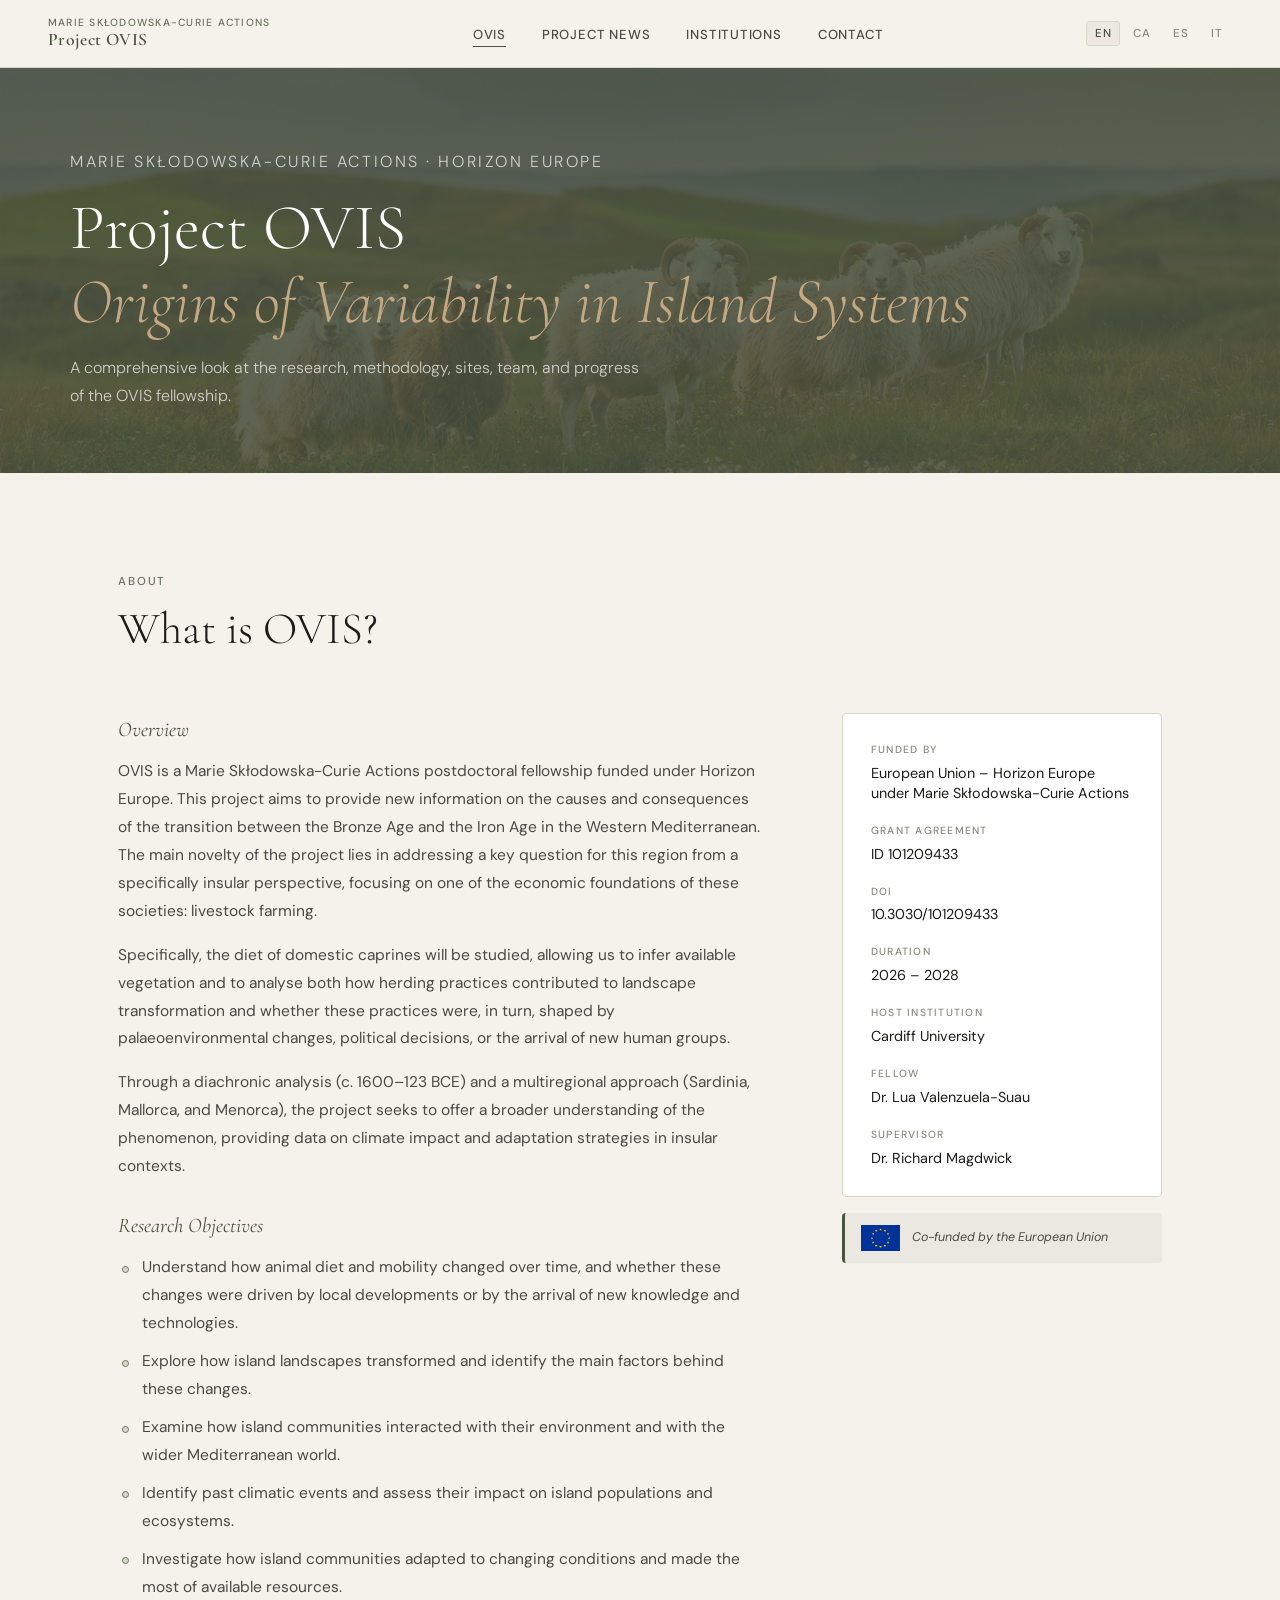
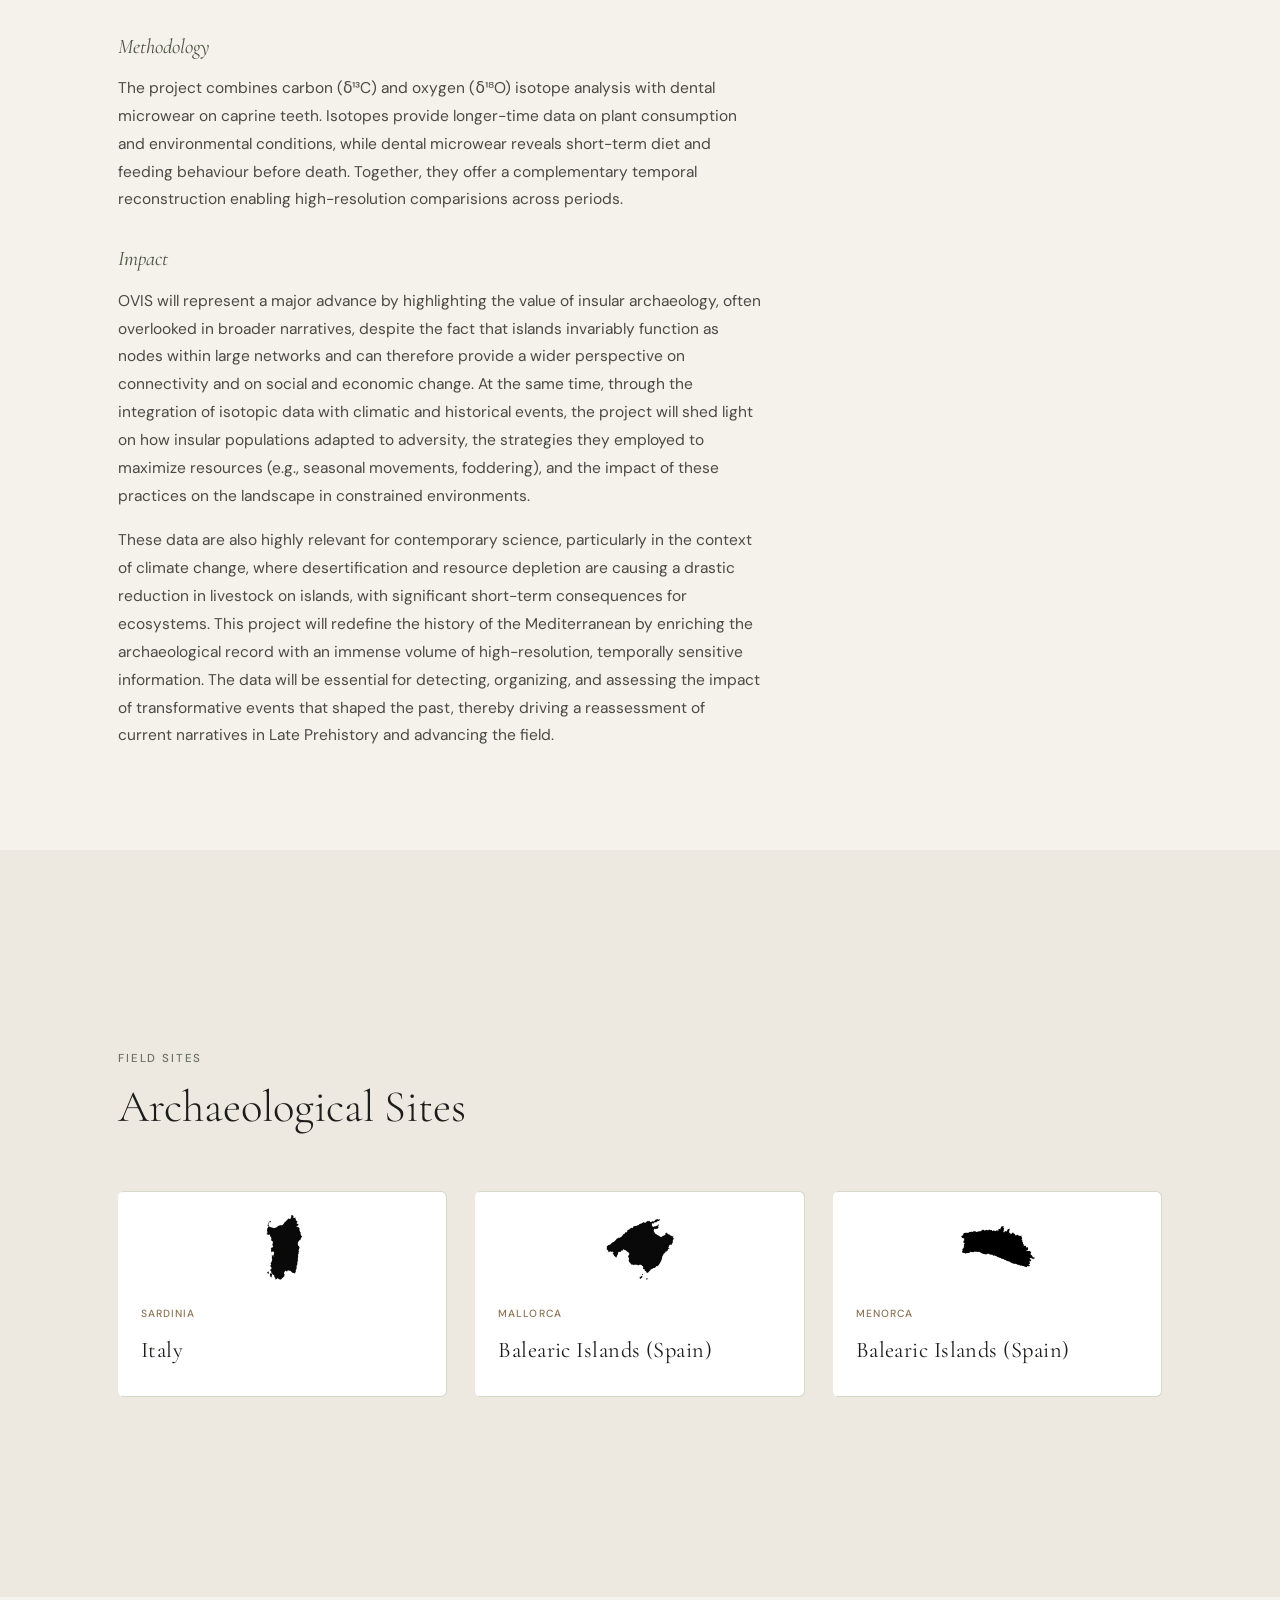
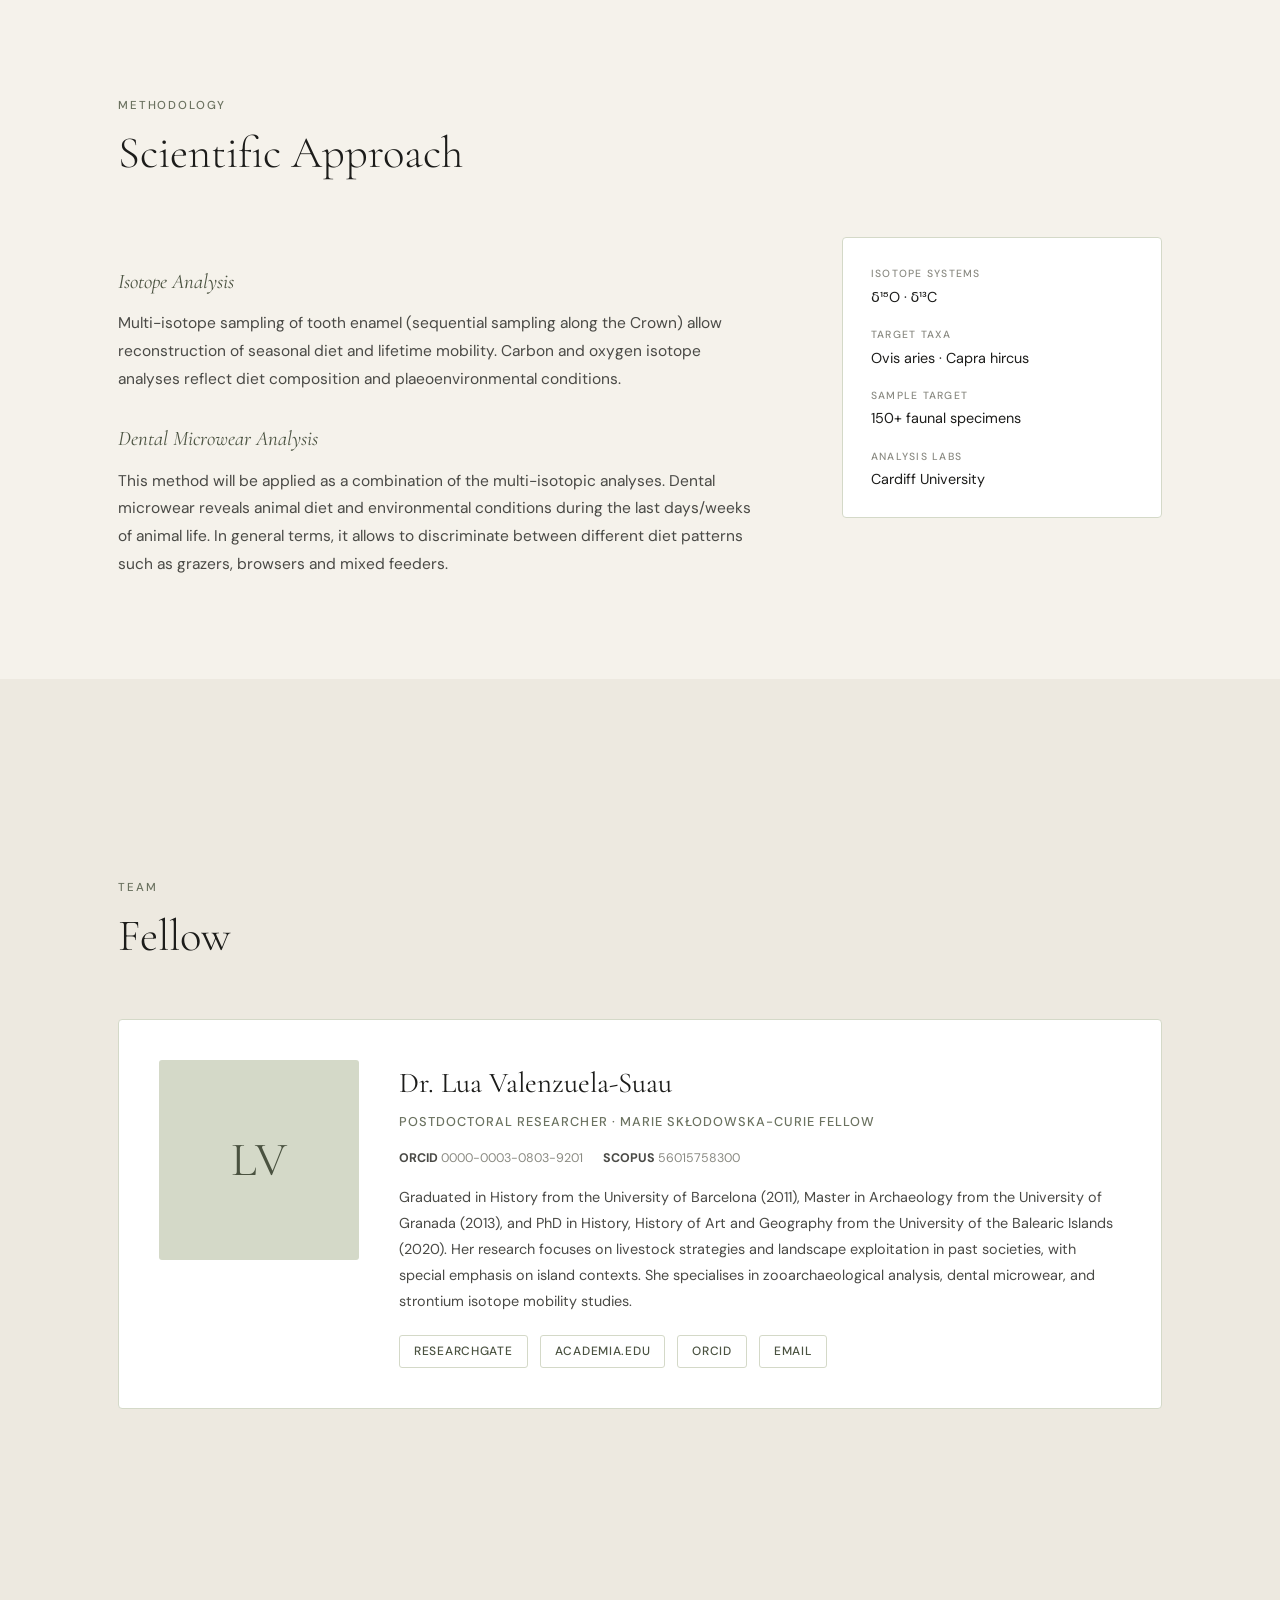
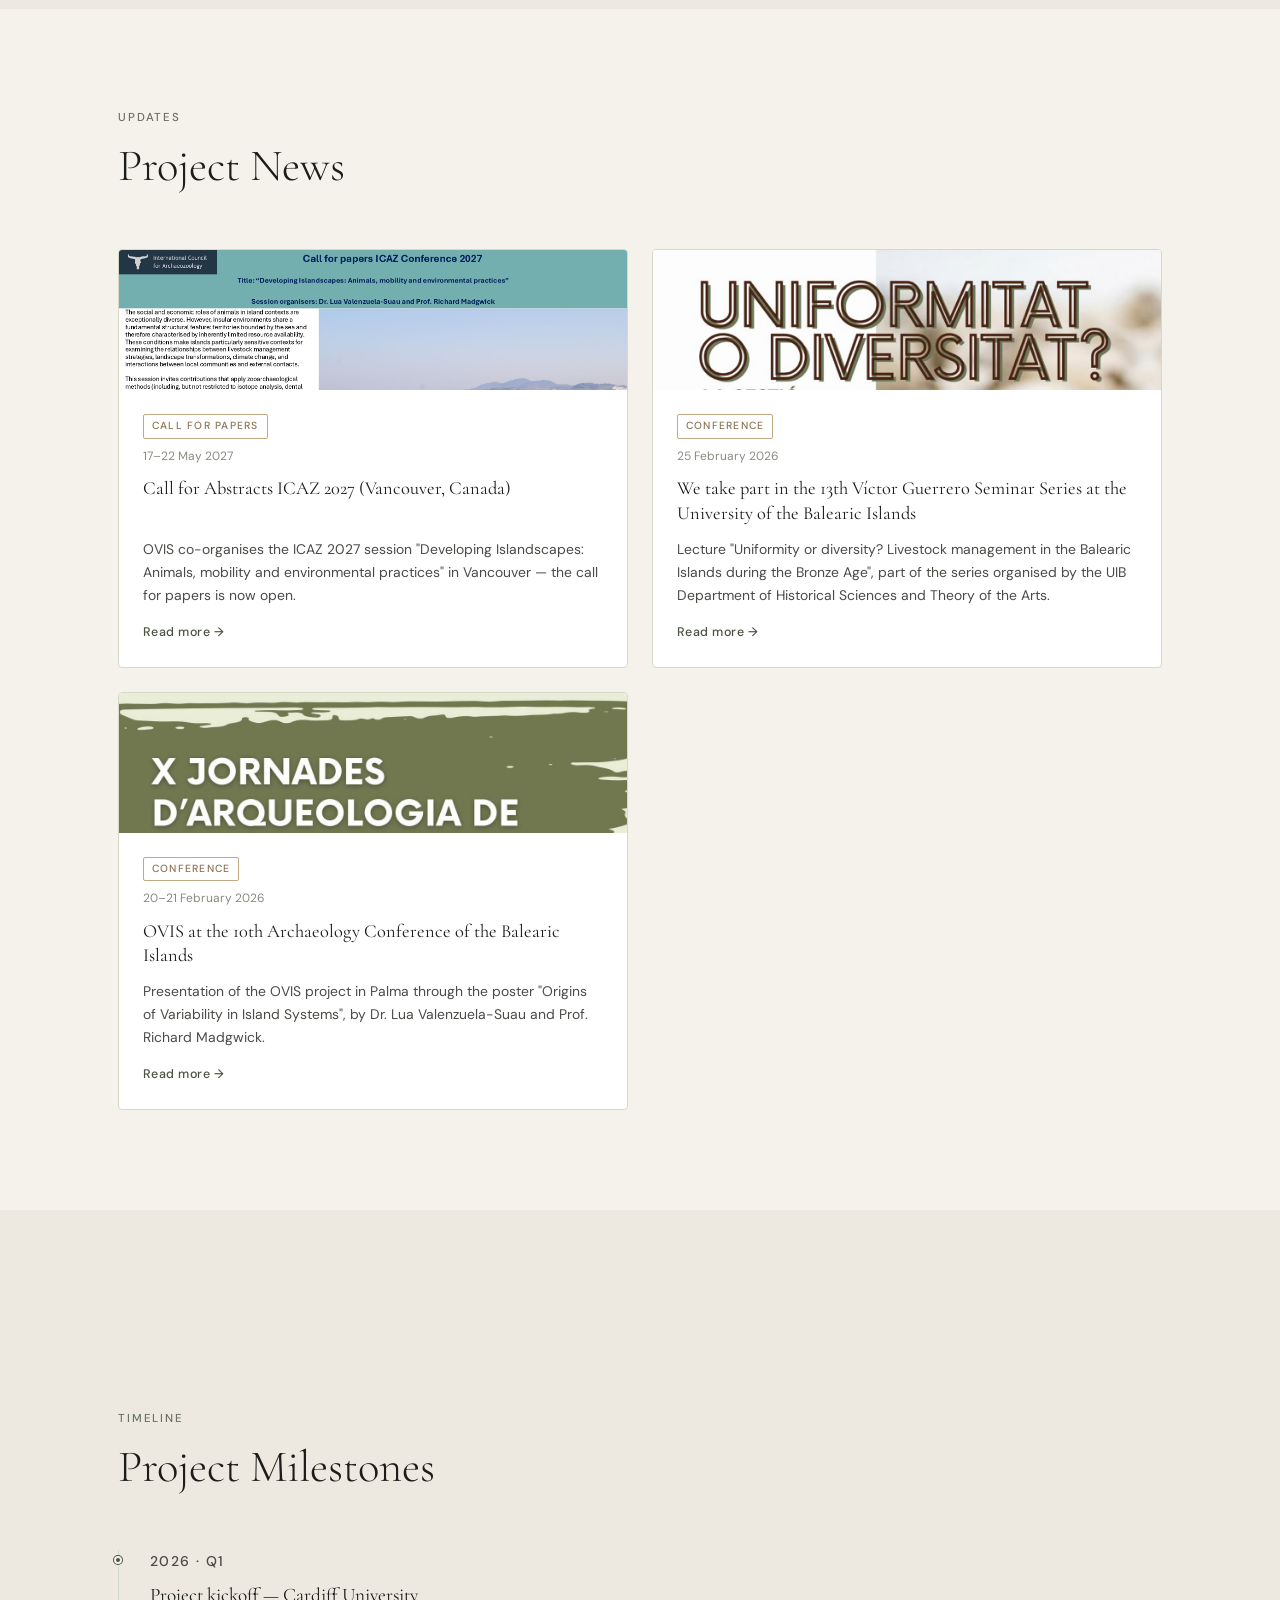
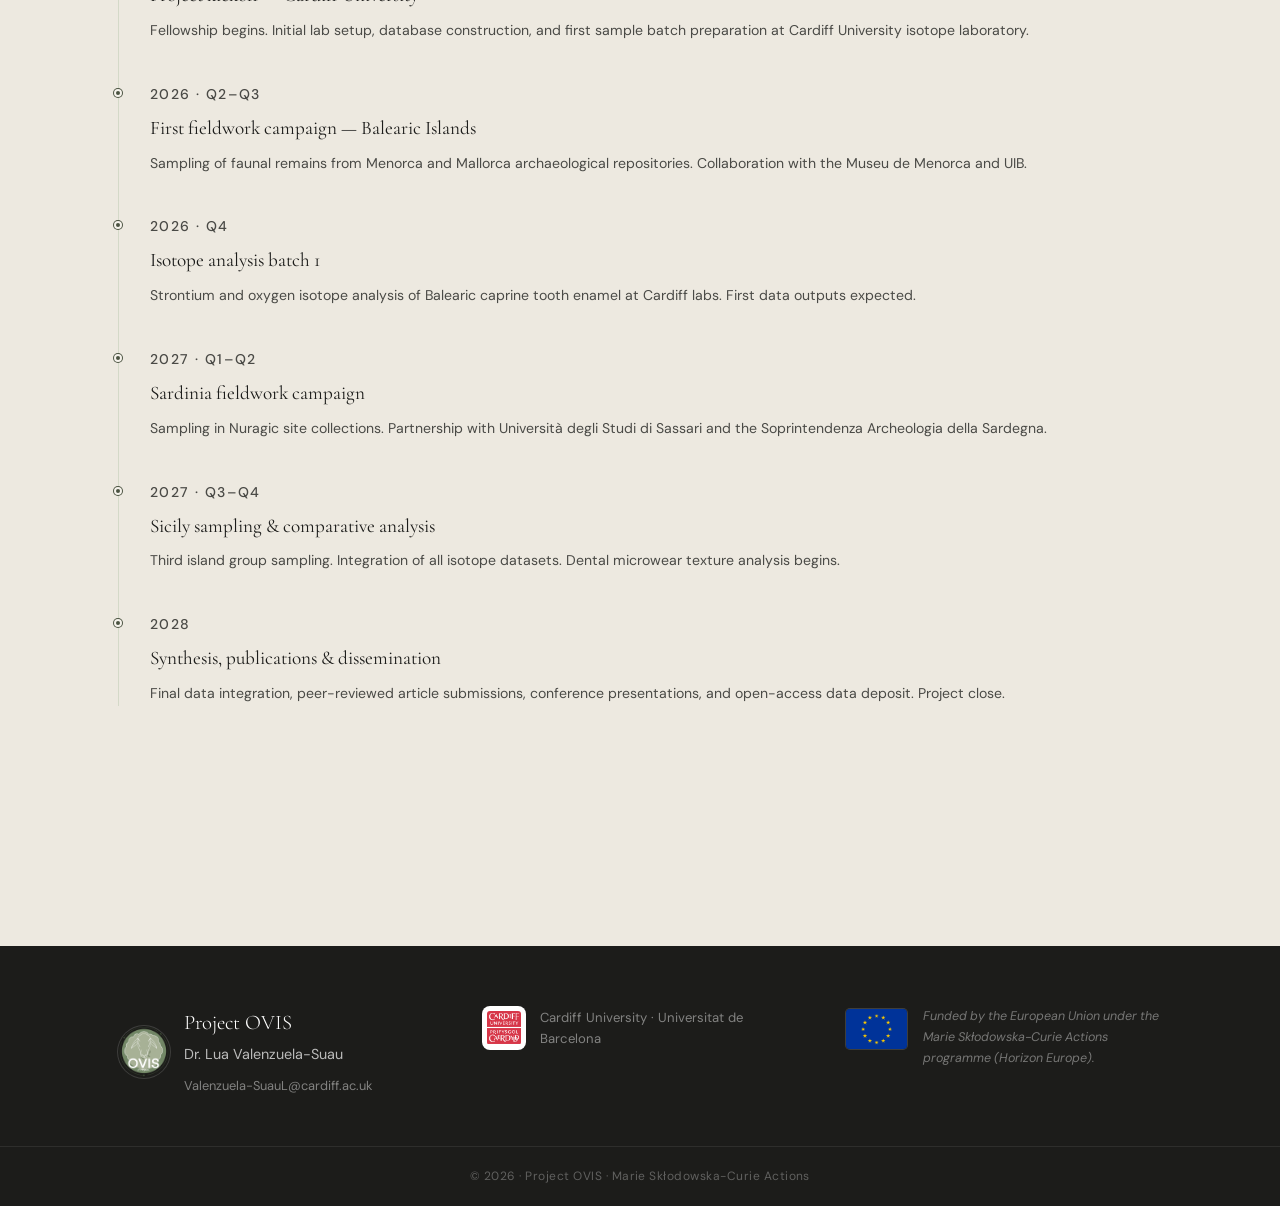
<file: ovis.html>
<!DOCTYPE html>
<html lang="en">
<head>
    <meta charset="UTF-8">
    <meta name="viewport" content="width=device-width, initial-scale=1.0">
    <title>Project OVIS — In Depth</title>
    <link rel="preconnect" href="https://fonts.googleapis.com">
    <link rel="preconnect" href="https://fonts.gstatic.com" crossorigin>
    <link href="https://fonts.googleapis.com/css2?family=Cormorant+Garamond:ital,wght@0,300;0,400;0,600;1,300;1,400&family=DM+Sans:wght@300;400;500&display=swap"
          rel="stylesheet">
    <link rel="stylesheet" href="style.css">
</head>
<body>

<nav class="navbar">
    <div class="nav-brand">
        <span class="nav-label">Marie Skłodowska-Curie Actions</span>
        <a href="index.html" class="nav-title">Project OVIS</a>
    </div>
    <ul class="nav-links">
        <li><a href="ovis.html" class="active" data-i18n="nav.ovis">OVIS</a></li>
        <li><a href="arqueo.html" data-i18n="nav.arqueo">Project News</a></li>
        <li><a href="institutions.html" data-i18n="nav.institutions">Institutions</a></li>
        <li><a href="contact.html" data-i18n="nav.contact">Contact</a></li>
    </ul>
    <div class="lang-switcher">
        <button class="lang-btn active" data-lang="en">EN</button>
        <button class="lang-btn" data-lang="ca">CA</button>
        <button class="lang-btn" data-lang="es">ES</button>
        <button class="lang-btn" data-lang="it">IT</button>
    </div>
    <button class="hamburger" id="hamburger" aria-label="Menu" aria-expanded="false" aria-controls="mobileMenu">
        <span></span><span></span><span></span>
    </button>
</nav>

<div class="mobile-menu" id="mobileMenu">
    <ul>
        <li><a href="ovis.html" data-i18n="nav.ovis">OVIS</a></li>
        <li><a href="arqueo.html" data-i18n="nav.arqueo">Project News</a></li>
        <li><a href="institutions.html" data-i18n="nav.institutions">Institutions</a></li>
        <li><a href="contact.html" data-i18n="nav.contact">Contact</a></li>
    </ul>
</div>

<main>
    <div class="page-hero">
        <div class="page-hero-inner">
            <p class="page-hero-eyebrow" data-i18n="ovis.hero.eyebrow">Marie Skłodowska-Curie Actions · Horizon Europe</p>
            <h1 data-i18n="ovis.hero.title">Project OVIS<br><em style="font-style:italic;color:var(--accent-light)">Origins of Variability in Island
                Systems</em></h1>
            <p data-i18n="ovis.hero.desc">A comprehensive look at the research, methodology, sites, team, and progress of the OVIS fellowship.</p>
        </div>
    </div>

    <section class="subpage-section" id="about">
        <div class="section-header">
            <p class="section-eyebrow" data-i18n="ovis.about.eyebrow">About</p>
            <h2 class="section-title" data-i18n="ovis.about.title">What is OVIS?</h2>
        </div>
        <div class="project-layout" style="margin-top:40px">
            <div class="project-text">
                <h3 class="project-question" data-i18n="ovis.overview.q">Overview</h3>
                <p data-i18n="ovis.overview.p1">OVIS is a Marie Skłodowska-Curie Actions postdoctoral fellowship funded under Horizon Europe. This
                    project aims to provide new information on the causes and consequences of the transition between the
                    Bronze Age and the Iron Age in the Western Mediterranean. The main novelty of the project lies in
                    addressing a key question for this region from a specifically insular perspective, focusing on one
                    of the economic foundations of these societies: livestock farming.</p>
                <p data-i18n="ovis.overview.p2">Specifically, the diet of domestic caprines will be studied, allowing us to infer available
                    vegetation and to analyse both how herding practices contributed to landscape transformation and
                    whether these practices were, in turn, shaped by palaeoenvironmental changes, political decisions,
                    or the arrival of new human groups.</p>
                <p data-i18n="ovis.overview.p3">Through a diachronic analysis (c. 1600–123 BCE) and a multiregional approach (Sardinia, Mallorca,
                    and Menorca), the project seeks to offer a broader understanding of the phenomenon, providing data
                    on climate impact and adaptation strategies in insular contexts.</p>
                <h3 class="project-question" style="margin-top:28px" data-i18n="ovis.obj.q">Research Objectives</h3>
                <ul class="project-objectives">
                    <li data-i18n="ovis.obj.1">Understand how animal diet and mobility changed over time, and whether these changes were driven by
                        local developments or by the arrival of new knowledge and technologies.</li>
                    <li data-i18n="ovis.obj.2">Explore how island landscapes transformed and identify the main factors behind these changes.</li>
                    <li data-i18n="ovis.obj.3">Examine how island communities interacted with their environment and with the wider Mediterranean
                        world.</li>
                    <li data-i18n="ovis.obj.4">Identify past climatic events and assess their impact on island populations and ecosystems.</li>
                    <li data-i18n="ovis.obj.5">Investigate how island communities adapted to changing conditions and made the most of available
                        resources.</li>
                </ul>
                <h3 class="project-question" style="margin-top:28px" data-i18n="ovis.method.q">Methodology</h3>
                <p data-i18n="ovis.method.p1">The project combines carbon (δ¹³C) and oxygen (δ¹⁸O) isotope analysis with dental microwear on
                    caprine teeth. Isotopes provide longer-time data on plant consumption and environmental conditions,
                    while dental microwear reveals short-term diet and feeding behaviour before death. Together, they
                    offer a complementary temporal reconstruction enabling high-resolution comparisions across
                    periods.</p>
                <h3 class="project-question" style="margin-top:28px" data-i18n="ovis.impact.q">Impact</h3>
                <p data-i18n="ovis.impact.p1">OVIS will represent a major advance by highlighting the value of insular archaeology, often
                    overlooked in broader narratives, despite the fact that islands invariably function as nodes within
                    large networks and can therefore provide a wider perspective on connectivity and on social and
                    economic change. At the same time, through the integration of isotopic data with climatic and
                    historical events, the project will shed light on how insular populations adapted to adversity, the
                    strategies they employed to maximize resources (e.g., seasonal movements, foddering), and the impact
                    of these practices on the landscape in constrained environments.</p>
                <p data-i18n="ovis.impact.p2">These data are also highly relevant for contemporary science, particularly in the context of climate
                    change, where desertification and resource depletion are causing a drastic reduction in livestock on
                    islands, with significant short-term consequences for ecosystems. This project will redefine the
                    history of the Mediterranean by enriching the archaeological record with an immense volume of
                    high-resolution, temporally sensitive information. The data will be essential for detecting,
                    organizing, and assessing the impact of transformative events that shaped the past, thereby driving
                    a reassessment of current narratives in Late Prehistory and advancing the field.</p>
            </div>
            <div class="project-sidebar">
                <div class="project-info-card">
                    <p class="info-label" data-i18n="project.funded">Funded by</p>
                    <p class="info-value">European Union – Horizon Europe under Marie Skłodowska-Curie Actions</p>
                    <p class="info-label" data-i18n="project.grant">Grant agreement</p>
                    <p class="info-value">ID 101209433</p>
                    <p class="info-label" data-i18n="project.doi">DOI</p>
                    <p class="info-value">10.3030/101209433</p>
                    <p class="info-label" data-i18n="project.duration">Duration</p>
                    <p class="info-value">2026 – 2028</p>
                    <p class="info-label" data-i18n="project.host">Host institution</p>
                    <p class="info-value">Cardiff University</p>
                    <p class="info-label" data-i18n="project.pi">Fellow</p>
                    <p class="info-value">Dr. Lua Valenzuela-Suau</p>
                    <p class="info-label" data-i18n="project.su">Supervisor</p>
                    <p class="info-value">Dr. Richard Magdwick</p>
                </div>
                <div class="eu-badge">
                    <img src="img/logo-eu.png" alt="European Union flag">
                    <span>Co-funded by the European Union</span>
                </div>
            </div>
        </div>
    </section>

    <section class="subpage-section section--alt" id="sites"
             style="background:var(--cream-dark);max-width:100%;padding-left:0;padding-right:0">
        <div style="max-width:var(--inner-max);margin:0 auto;padding:var(--section-pad) 48px;">
            <div class="section-header">
                <p class="section-eyebrow" data-i18n="ovis.sites.eyebrow">Field Sites</p>
                <h2 class="section-title" data-i18n="ovis.sites.title">Archaeological Sites</h2>
            </div>
            <div class="institutions-grid" style="margin-top:40px;align-items:start">
                <div class="institution-card site-card">
                    <img class="site-shape" src="img/forma_sardenya.png" alt="" loading="lazy">
                    <span class="institution-tag">Sardinia</span>
                    <h3 class="institution-logo-text" style="font-size:1.4rem;margin-bottom:10px" data-i18n="ovis.sites.1.region">Italy</h3>
                    <div class="site-reveal">
                        <p class="site-reveal-label" data-i18n="ovis.sites.label">Sites</p>
                        <ul class="site-list">
                            <li><span class="site-name">Sa Osa</span><span class="site-chrono">1200–1100 BC</span></li>
                            <li><span class="site-name">S’Urachi</span><span class="site-chrono">600–400 BC</span></li>
                        </ul>
                    </div>
                </div>
                <div class="institution-card site-card">
                    <img class="site-shape" src="img/forma_mallorca.png" alt="" loading="lazy">
                    <span class="institution-tag">Mallorca</span>
                    <h3 class="institution-logo-text" style="font-size:1.4rem;margin-bottom:10px" data-i18n="ovis.sites.2.region">Balearic Islands
                        (Spain)</h3>
                    <div class="site-reveal">
                        <p class="site-reveal-label" data-i18n="ovis.sites.label">Sites</p>
                        <ul class="site-list">
                            <li><span class="site-name">Closos de can Gaià</span><span class="site-chrono">1400–600 BC</span></li>
                            <li><span class="site-name">Sa Ferradura</span><span class="site-chrono">1200–840 BC</span></li>
                            <li><span class="site-name">S’Hospitalet Vell</span><span class="site-chrono">700–500 BC</span></li>
                            <li><span class="site-name">Talaies de Can Jordi</span><span class="site-chrono">200–100 BC</span></li>
                        </ul>
                    </div>
                </div>
                <div class="institution-card site-card">
                    <img class="site-shape" src="img/forma_menorca.png" alt="" loading="lazy">
                    <span class="institution-tag">Menorca</span>
                    <h3 class="institution-logo-text" style="font-size:1.4rem;margin-bottom:10px" data-i18n="ovis.sites.3.region">Balearic Islands
                        (Spain)</h3>
                    <div class="site-reveal">
                        <p class="site-reveal-label" data-i18n="ovis.sites.label">Sites</p>
                        <ul class="site-list">
                            <li><span class="site-name">Es Coll de Cala Morell</span><span class="site-chrono">1400–1200 BC</span></li>
                            <li><span class="site-name">Cornia Nou</span><span class="site-chrono">1100–600 BC</span></li>
                            <li><span class="site-name">Sant Agustí</span><span class="site-chrono">300–200 BC</span></li>
                        </ul>
                    </div>
                </div>
            </div>
        </div>
    </section>

    <section class="subpage-section" id="methodology">
        <div class="section-header">
            <p class="section-eyebrow" data-i18n="ovis.sci.eyebrow">Methodology</p>
            <h2 class="section-title" data-i18n="ovis.sci.title">Scientific Approach</h2>
        </div>
        <div class="project-layout" style="margin-top:40px">
            <div class="project-text">
                <h3 class="project-question" style="margin-top:28px" data-i18n="ovis.iso.q">Isotope Analysis</h3>
                <p data-i18n="ovis.iso.p1">Multi-isotope sampling of tooth enamel (sequential sampling along the Crown) allow reconstruction of
                    seasonal diet and lifetime mobility. Carbon and oxygen isotope analyses reflect diet composition and
                    plaeoenvironmental conditions.</p>
                <h3 class="project-question" style="margin-top:28px" data-i18n="ovis.micro.q">Dental Microwear Analysis</h3>
                <p data-i18n="ovis.micro.p1">This method will be applied as a combination of the multi-isotopic analyses. Dental microwear reveals
                    animal diet and environmental conditions during the last days/weeks of animal life. In general
                    terms, it allows to discriminate between different diet patterns such as grazers, browsers and mixed
                    feeders.</p>
            </div>
            <div class="project-sidebar">
                <div class="project-info-card">
                    <p class="info-label" data-i18n="ovis.sci.label1">Isotope systems</p>
                    <p class="info-value">δ¹⁸O · δ¹³C</p>
                    <p class="info-label" data-i18n="ovis.sci.label2">Target taxa</p>
                    <p class="info-value">Ovis aries · Capra hircus</p>
                    <p class="info-label" data-i18n="ovis.sci.label3">Sample target</p>
                    <p class="info-value" data-i18n="ovis.sci.samples">150+ faunal specimens</p>
                    <p class="info-label" data-i18n="ovis.sci.label4">Analysis labs</p>
                    <p class="info-value">Cardiff University</p>
                </div>
            </div>
        </div>
    </section>

    <section class="subpage-section section--alt" id="researcher"
             style="background:var(--cream-dark);max-width:100%;padding-left:0;padding-right:0">
        <div style="max-width:var(--inner-max);margin:0 auto;padding:var(--section-pad) 48px;">
            <div class="section-header">
                <p class="section-eyebrow" data-i18n="ovis.team.eyebrow">Team</p>
                <h2 class="section-title" data-i18n="ovis.team.title">Fellow</h2>
            </div>
            <div class="researcher-card">
                <div class="researcher-avatar">LV</div>
                <div class="researcher-info">
                    <h3>Dr. Lua Valenzuela-Suau</h3>
                    <p class="role" data-i18n="ovis.team.role">Postdoctoral Researcher · Marie Skłodowska-Curie Fellow</p>
                    <div class="researcher-ids">
                        <span><strong>ORCID</strong> 0000-0003-0803-9201</span>
                        <span><strong>SCOPUS</strong> 56015758300</span>
                    </div>
                    <p data-i18n="ovis.team.bio">Graduated in History from the University of Barcelona (2011), Master in Archaeology from the
                        University of Granada (2013), and PhD in History, History of Art and Geography from the
                        University of the Balearic Islands (2020). Her research focuses on livestock strategies and
                        landscape exploitation in past societies, with special emphasis on island contexts. She
                        specialises in zooarchaeological analysis, dental microwear, and strontium isotope mobility
                        studies.</p>
                    <div class="researcher-links">
                        <a href="https://www.researchgate.net/profile/Lua-Valenzuela-Suau"
                           target="_blank">ResearchGate</a>
                        <a href="https://uib-es.academia.edu/Luavalenzuela" target="_blank">Academia.edu</a>
                        <a href="https://orcid.org/0000-0003-0803-9201" target="_blank">ORCID</a>
                        <a href="mailto:lua.valenzuela@ub.edu">Email</a>
                    </div>
                </div>
            </div>
        </div>
    </section>

    <section class="subpage-section" id="updates">
        <div class="section-header">
            <p class="section-eyebrow" data-i18n="ovis.updates.eyebrow">Updates</p>
            <h2 class="section-title" data-i18n="ovis.updates.title">Project News</h2>
        </div>
        <div class="news-grid news-grid--even" style="margin-top:40px">
            <article class="news-card">
                <div class="news-card-img" style="background-image: url('img/poster4_news_horizontal.jpg')"></div>
                <div class="news-card-body">
                    <span class="news-tag" data-i18n="tag.call">Call for Papers</span>
                    <time data-i18n="arqueo.n4.date">17–22 May 2027</time>
                    <h3 data-i18n="arqueo.n4.title">Call for Abstracts ICAZ 2027 (Vancouver, Canada)</h3>
                    <p data-i18n="ovis.updates.icaz.desc">OVIS co-organises the ICAZ 2027 session "Developing Islandscapes: Animals, mobility and environmental practices" in Vancouver — the call for papers is now open.</p>
                    <a href="arqueo.html" class="card-link" data-i18n="news.readmore">Read more →</a>
                </div>
            </article>
            <article class="news-card">
                <div class="news-card-img" style="background-image: url('img/poster3.jpeg')"></div>
                <div class="news-card-body">
                    <span class="news-tag" data-i18n="tag.conference">Conference</span>
                    <time data-i18n="arqueo.n2.date">25 February 2026</time>
                    <h3 data-i18n="arqueo.n2.title">We take part in the 13th Víctor Guerrero Seminar Series at the University of the Balearic Islands</h3>
                    <p data-i18n="ovis.updates.1.desc">Lecture "Uniformity or diversity? Livestock management in the Balearic Islands during the Bronze Age", part of the series organised by the UIB Department of Historical Sciences and Theory of the Arts.</p>
                    <a href="arqueo.html" class="card-link" data-i18n="news.readmore">Read more →</a>
                </div>
            </article>
            <article class="news-card">
                <div class="news-card-img" style="background-image: url('img/poster1.jpg')"></div>
                <div class="news-card-body">
                    <span class="news-tag" data-i18n="tag.conference">Conference</span>
                    <time data-i18n="arqueo.n1.date">20–21 February 2026</time>
                    <h3 data-i18n="arqueo.n1.title">OVIS at the 10th Archaeology Conference of the Balearic Islands</h3>
                    <p data-i18n="ovis.updates.2.desc">Presentation of the OVIS project in Palma through the poster "Origins of Variability in Island Systems", by Dr. Lua Valenzuela-Suau and Prof. Richard Madgwick.</p>
                    <a href="arqueo.html" class="card-link" data-i18n="news.readmore">Read more →</a>
                </div>
            </article>
        </div>
    </section>

    <section class="subpage-section section--alt"
             style="background:var(--cream-dark);max-width:100%;padding-left:0;padding-right:0">
        <div style="max-width:var(--inner-max);margin:0 auto;padding:var(--section-pad) 48px;">
            <div class="section-header">
                <p class="section-eyebrow" data-i18n="ovis.timeline.eyebrow">Timeline</p>
                <h2 class="section-title" data-i18n="ovis.timeline.title">Project Milestones</h2>
            </div>
            <div class="timeline">
                <div class="timeline-item">
                    <p class="timeline-date">2026 · Q1</p>
                    <h3 data-i18n="ovis.tl.1.title">Project kickoff — Cardiff University</h3>
                    <p data-i18n="ovis.tl.1.desc">Fellowship begins. Initial lab setup, database construction, and first sample batch preparation
                        at Cardiff University isotope laboratory.</p>
                </div>
                <div class="timeline-item">
                    <p class="timeline-date">2026 · Q2–Q3</p>
                    <h3 data-i18n="ovis.tl.2.title">First fieldwork campaign — Balearic Islands</h3>
                    <p data-i18n="ovis.tl.2.desc">Sampling of faunal remains from Menorca and Mallorca archaeological repositories. Collaboration
                        with the Museu de Menorca and UIB.</p>
                </div>
                <div class="timeline-item">
                    <p class="timeline-date">2026 · Q4</p>
                    <h3 data-i18n="ovis.tl.3.title">Isotope analysis batch 1</h3>
                    <p data-i18n="ovis.tl.3.desc">Strontium and oxygen isotope analysis of Balearic caprine tooth enamel at Cardiff labs. First
                        data outputs expected.</p>
                </div>
                <div class="timeline-item">
                    <p class="timeline-date">2027 · Q1–Q2</p>
                    <h3 data-i18n="ovis.tl.4.title">Sardinia fieldwork campaign</h3>
                    <p data-i18n="ovis.tl.4.desc">Sampling in Nuragic site collections. Partnership with Università degli Studi di Sassari and the
                        Soprintendenza Archeologia della Sardegna.</p>
                </div>
                <div class="timeline-item">
                    <p class="timeline-date">2027 · Q3–Q4</p>
                    <h3 data-i18n="ovis.tl.5.title">Sicily sampling &amp; comparative analysis</h3>
                    <p data-i18n="ovis.tl.5.desc">Third island group sampling. Integration of all isotope datasets. Dental microwear texture
                        analysis begins.</p>
                </div>
                <div class="timeline-item">
                    <p class="timeline-date">2028</p>
                    <h3 data-i18n="ovis.tl.6.title">Synthesis, publications &amp; dissemination</h3>
                    <p data-i18n="ovis.tl.6.desc">Final data integration, peer-reviewed article submissions, conference presentations, and
                        open-access data deposit. Project close.</p>
                </div>
            </div>
        </div>
    </section>


</main>
<footer class="footer">
    <div class="footer-inner">
        <div class="footer-brand">
            <div class="footer-id">
                <img class="footer-mark footer-mark--ovis" src="img/logo-ovis.png" alt="OVIS Project logo" width="2048" height="2048" loading="lazy">
                <div>
                    <p class="footer-project">Project OVIS</p>
                    <p class="footer-name">Dr. Lua Valenzuela-Suau</p>
                    <a class="footer-mail" href="mailto:Valenzuela-SuauL@cardiff.ac.uk">Valenzuela-SuauL@cardiff.ac.uk</a>
                </div>
            </div>
        </div>
        <div class="footer-id">
            <img class="footer-mark footer-mark--cardiff" src="img/institution_logo-cardiff.png" alt="Cardiff University logo" width="229" height="220" loading="lazy">
            <p class="footer-inst">Cardiff University · Universitat de Barcelona</p>
        </div>
        <div class="footer-eu">
            <img class="footer-eu-flag" src="img/logo-eu.png" alt="European Union flag" width="1179" height="779" loading="lazy">
            <p data-i18n="footer.funded">Funded by the European Union under the Marie Skłodowska-Curie Actions programme (Horizon Europe).</p>
        </div>
    </div>
    <div class="footer-bottom">
        <p>© 2026 · Project OVIS · Marie Skłodowska-Curie Actions</p>
    </div>
</footer>

<script src="script.js"></script>

<!-- Cloudflare Web Analytics (cookieless) -->
<script type="module" src="https://static.cloudflareinsights.com/beacon.min.js"
        data-cf-beacon='{"token": "dd05ee02efec4004bd02a2730f036aa2"}'></script>
</body>
</html>
</file>
<file: style.css>
/* =========================================================
   CSS VARIABLES
========================================================= */
:root {
    --olive:       #4a5240;
    --olive-light: #6b7260;
    --olive-pale:  #d4d9c8;
    --cream:       #f5f2eb;
    --cream-dark:  #ede9e0;
    --white:       #ffffff;
    --ink:         #1c1c1a;
    --ink-soft:    #4a4a46;
    --ink-muted:   #8a8a82;
    --accent:      #8b7355;
    --accent-light:#c4a882;

    --font-serif: 'Cormorant Garamond', Georgia, serif;
    --font-sans:  'DM Sans', system-ui, sans-serif;

    --nav-h: 68px;
    --section-pad: 100px;
    --inner-max: 1140px;

    --ease: cubic-bezier(0.4, 0, 0.2, 1);
}

/* =========================================================
   RESET & BASE
========================================================= */
*, *::before, *::after { margin: 0; padding: 0; box-sizing: border-box; }

html { scroll-behavior: smooth; font-size: 16px; }

body {
    font-family: var(--font-sans);
    background: var(--cream);
    color: var(--ink);
    padding-top: var(--nav-h);
    line-height: 1.6;
    -webkit-font-smoothing: antialiased;
}

a { color: inherit; text-decoration: none; }
img { display: block; max-width: 100%; }

/* =========================================================
   NAVBAR
========================================================= */
.navbar {
    position: fixed;
    top: 0; left: 0; right: 0;
    height: var(--nav-h);
    background: rgba(245, 242, 235, 0.96);
    backdrop-filter: blur(12px);
    -webkit-backdrop-filter: blur(12px);
    border-bottom: 1px solid var(--olive-pale);
    display: flex;
    align-items: center;
    justify-content: space-between;
    padding: 0 48px;
    z-index: 1000;
    transition: box-shadow 0.3s var(--ease);
}

.navbar.scrolled {
    box-shadow: 0 4px 24px rgba(74, 82, 64, 0.08);
}

.nav-brand {
    display: flex;
    flex-direction: column;
    line-height: 1.2;
}

.nav-label {
    font-size: 0.65rem;
    font-weight: 500;
    letter-spacing: 0.12em;
    text-transform: uppercase;
    color: var(--olive-light);
}

.nav-title {
    font-family: var(--font-serif);
    font-size: 1.1rem;
    font-weight: 600;
    color: var(--olive);
    letter-spacing: 0.02em;
}

.nav-links {
    display: flex;
    list-style: none;
    gap: 36px;
}

.nav-links a {
    font-size: 0.82rem;
    font-weight: 500;
    letter-spacing: 0.06em;
    text-transform: uppercase;
    color: var(--ink-soft);
    transition: color 0.2s;
    position: relative;
    padding-bottom: 2px;
}

.nav-links a::after {
    content: '';
    position: absolute;
    bottom: -2px; left: 0;
    width: 0; height: 1px;
    background: var(--olive);
    transition: width 0.3s var(--ease);
}

.nav-links a:hover { color: var(--olive); }
.nav-links a:hover::after { width: 100%; }

/* LANG SWITCHER */
.lang-switcher {
    display: flex;
    gap: 4px;
}

.lang-btn {
    background: none;
    border: 1px solid transparent;
    padding: 4px 8px;
    font-family: var(--font-sans);
    font-size: 0.72rem;
    font-weight: 500;
    letter-spacing: 0.08em;
    color: var(--ink-muted);
    cursor: pointer;
    border-radius: 3px;
    transition: all 0.2s;
}

.lang-btn:hover, .lang-btn.active {
    color: var(--olive);
    border-color: var(--olive-pale);
    background: var(--cream-dark);
}

/* HAMBURGER */
.hamburger {
    display: none;
    flex-direction: column;
    gap: 5px;
    background: none;
    border: none;
    cursor: pointer;
    padding: 4px;
}

.hamburger span {
    display: block;
    width: 22px;
    height: 1.5px;
    background: var(--ink);
    transition: all 0.3s var(--ease);
}

/* MOBILE MENU */
.mobile-menu {
    display: none;
    position: fixed;
    top: var(--nav-h);
    left: 0; right: 0;
    background: var(--cream);
    border-bottom: 1px solid var(--olive-pale);
    padding: 24px 32px 32px;
    z-index: 999;
    transform: translateY(-10px);
    opacity: 0;
    transition: all 0.3s var(--ease);
}

.mobile-menu.open {
    transform: translateY(0);
    opacity: 1;
}

.mobile-menu ul { list-style: none; }

.mobile-menu ul li + li { margin-top: 4px; }

.mobile-menu ul a {
    display: block;
    font-size: 1.2rem;
    font-family: var(--font-serif);
    color: var(--ink);
    padding: 8px 0;
    border-bottom: 1px solid var(--olive-pale);
}

.mobile-lang { margin-top: 20px; }

/* =========================================================
   HERO
========================================================= */
.hero {
    position: relative;
    min-height: calc(100vh - var(--nav-h));
    display: flex;
    align-items: center;
    overflow: hidden;
}

.hero-bg {
    position: absolute;
    inset: 0;
    background-image: url('img/portada.jpg');
    background-size: cover;
    background-position: center 30%;
    transform: scale(1.04);
    transition: transform 8s ease-out;
}

.hero-bg.loaded { transform: scale(1); }

.hero-overlay {
    position: absolute;
    inset: 0;
    background: linear-gradient(
        135deg,
        rgba(28, 28, 26, 0.68) 0%,
        rgba(74, 82, 64, 0.45) 60%,
        rgba(74, 82, 64, 0.25) 100%
    );
}

.hero-content {
    position: relative;
    z-index: 2;
    max-width: var(--inner-max);
    margin: 0 auto;
    padding: 80px 48px;
    animation: heroFadeIn 1.2s var(--ease) both;
}

@keyframes heroFadeIn {
    from { opacity: 0; transform: translateY(24px); }
    to   { opacity: 1; transform: translateY(0); }
}

.hero-eyebrow {
    font-size: 0.72rem;
    font-weight: 500;
    letter-spacing: 0.16em;
    text-transform: uppercase;
    color: var(--accent-light);
    margin-bottom: 20px;
}

.hero-title {
    font-family: var(--font-serif);
    font-size: clamp(2.8rem, 6vw, 5.5rem);
    font-weight: 300;
    color: var(--white);
    line-height: 1.1;
    margin-bottom: 24px;
    letter-spacing: -0.01em;
}

.hero-title em {
    font-style: italic;
    color: var(--accent-light);
}

.hero-subtitle {
    font-size: clamp(0.95rem, 1.5vw, 1.1rem);
    color: rgba(255,255,255,0.8);
    max-width: 560px;
    line-height: 1.7;
    margin-bottom: 36px;
    font-weight: 300;
}

.hero-meta {
    display: flex;
    align-items: center;
    gap: 12px;
    font-size: 0.82rem;
    color: rgba(255,255,255,0.6);
    letter-spacing: 0.04em;
}

.hero-meta .dot { opacity: 0.4; }

.hero-scroll {
    position: absolute;
    bottom: 36px;
    right: 48px;
    display: flex;
    align-items: center;
    gap: 12px;
    color: rgba(255,255,255,0.5);
    font-size: 0.72rem;
    letter-spacing: 0.12em;
    text-transform: uppercase;
    z-index: 2;
}

.scroll-line {
    width: 40px;
    height: 1px;
    background: rgba(255,255,255,0.3);
    position: relative;
    overflow: hidden;
}

.scroll-line::after {
    content: '';
    position: absolute;
    left: -100%; top: 0;
    width: 100%; height: 100%;
    background: rgba(255,255,255,0.7);
    animation: scrollPulse 2s ease-in-out infinite;
}

@keyframes scrollPulse {
    0%   { left: -100%; }
    100% { left: 100%; }
}

/* =========================================================
   INTRO STRIP
========================================================= */
.intro-strip {
    background: var(--olive);
    padding: 40px 48px;
}

.intro-grid {
    max-width: var(--inner-max);
    margin: 0 auto;
    display: flex;
    align-items: center;
    justify-content: center;
    gap: 0;
}

.intro-stat {
    display: flex;
    flex-direction: column;
    align-items: center;
    padding: 0 60px;
}

.stat-number {
    font-family: var(--font-serif);
    font-size: 2.8rem;
    font-weight: 300;
    color: var(--white);
    line-height: 1;
    margin-bottom: 6px;
    /* The counter rewrites this text every frame: nowrap keeps the strip's
       height fixed as digits are added, tabular-nums keeps it from recentring. */
    white-space: nowrap;
    font-variant-numeric: tabular-nums;
}

.stat-label {
    font-size: 0.72rem;
    font-weight: 400;
    letter-spacing: 0.08em;
    text-transform: uppercase;
    color: var(--olive-pale);
    text-align: center;
}

.intro-divider {
    width: 1px;
    height: 48px;
    background: rgba(255,255,255,0.15);
    flex-shrink: 0;
}

/* =========================================================
   SECTIONS
========================================================= */
.section {
    padding: var(--section-pad) 48px;
}

.section--alt {
    background: var(--cream-dark);
}

.section-inner {
    max-width: var(--inner-max);
    margin: 0 auto;
}

.section-header {
    margin-bottom: 56px;
}

.section-eyebrow {
    font-size: 0.72rem;
    font-weight: 500;
    letter-spacing: 0.16em;
    text-transform: uppercase;
    color: var(--olive-light);
    margin-bottom: 12px;
    transition: color 0.2s ease;
}

.section-title {
    font-family: var(--font-serif);
    font-size: clamp(2rem, 3.5vw, 2.8rem);
    font-weight: 300;
    color: var(--ink);
    line-height: 1.2;
    transition: color 0.2s ease;
}

.section-desc {
    margin-top: 12px;
    color: var(--ink-soft);
    max-width: 560px;
    font-size: 0.95rem;
}

/* =========================================================
   NEWS GRID
========================================================= */
.news-grid {
    display: grid;
    grid-template-columns: 1.6fr 1fr 1fr;
    grid-template-rows: auto auto;
    gap: 24px;
}

.news-grid--even { grid-template-columns: 1fr 1fr; grid-template-rows: auto; }
.news-grid--even .news-card .news-card-img { height: 220px; }

.news-card {
    background: var(--white);
    border-radius: 4px;
    overflow: hidden;
    display: flex;
    flex-direction: column;
    transition: transform 0.3s var(--ease), box-shadow 0.3s var(--ease);
    border: 1px solid var(--olive-pale);
}

.news-card:hover {
    transform: translateY(-4px);
    box-shadow: 0 16px 40px rgba(74, 82, 64, 0.12);
}

.news-card--featured {
    grid-row: 1 / 3;
}

.news-card-img {
    width: 100%;
    background-size: cover;
    background-position: top center;
    background-color: var(--olive-pale);
}

.news-card--featured .news-card-img { height: 280px; }
.news-card:not(.news-card--featured) .news-card-img { height: 140px; }

.news-card-body {
    padding: 24px;
    display: flex;
    flex-direction: column;
    flex: 1;
}

.news-tag {
    display: inline-block;
    font-size: 0.65rem;
    font-weight: 500;
    letter-spacing: 0.12em;
    text-transform: uppercase;
    color: var(--accent);
    border: 1px solid var(--accent-light);
    border-radius: 2px;
    padding: 3px 8px;
    margin-bottom: 8px;
    align-self: flex-start;
}

.news-card-body time {
    font-size: 0.75rem;
    color: var(--ink-muted);
    margin-bottom: 10px;
    display: block;
}

.news-card-body h3 {
    font-family: var(--font-serif);
    font-size: 1.15rem;
    font-weight: 400;
    line-height: 1.35;
    color: var(--ink);
    margin-bottom: 12px;
    flex: 1;
}

.news-card--featured .news-card-body h3 {
    font-size: 1.5rem;
}

.news-card-body p {
    font-size: 0.87rem;
    color: var(--ink-soft);
    line-height: 1.65;
    margin-bottom: 16px;
}

.card-link {
    font-size: 0.78rem;
    font-weight: 500;
    letter-spacing: 0.04em;
    color: var(--olive);
    align-self: flex-start;
    margin-top: auto;
    transition: color 0.2s;
}

.card-link:hover { color: var(--accent); }

/* =========================================================
   PROJECT
========================================================= */
.project-layout {
    display: grid;
    grid-template-columns: 1fr 320px;
    gap: 80px;
    align-items: start;
}

.project-question {
    font-family: var(--font-serif);
    font-size: 1.3rem;
    font-weight: 400;
    font-style: italic;
    color: var(--olive);
    margin-bottom: 12px;
    margin-top: 36px;
}

.project-question:first-child { margin-top: 0; }

.project-text p {
    font-size: 0.97rem;
    color: var(--ink-soft);
    line-height: 1.8;
    max-width: 70ch;
}

.project-text p + p { margin-top: 16px; }

.project-objectives {
    list-style: none;
    max-width: 70ch;
}

.project-objectives li {
    font-size: 0.97rem;
    color: var(--ink-soft);
    line-height: 1.8;
    padding-left: 24px;
    position: relative;
    margin-bottom: 10px;
}

.project-objectives li::before {
    content: "";
    position: absolute;
    left: 4px;
    top: 0.75em;
    width: 7px;
    height: 7px;
    border-radius: 50%;
    background: var(--olive-pale);
    border: 1.5px solid var(--olive-light);
}

.project-sidebar {
    position: sticky;
    top: calc(var(--nav-h) + 24px);
}

.project-info-card {
    background: var(--white);
    border: 1px solid var(--olive-pale);
    border-radius: 4px;
    padding: 28px;
}

.info-label {
    font-size: 0.65rem;
    font-weight: 500;
    letter-spacing: 0.12em;
    text-transform: uppercase;
    color: var(--ink-muted);
    margin-top: 20px;
    margin-bottom: 4px;
}

.info-label:first-child { margin-top: 0; }

.info-value {
    font-size: 0.9rem;
    color: var(--ink);
    font-weight: 400;
    line-height: 1.4;
}

.eu-badge {
    margin-top: 16px;
    padding: 12px 16px;
    background: rgba(74, 82, 64, 0.06);
    border-radius: 4px;
    border-left: 3px solid var(--olive);
    display: flex;
    align-items: center;
    gap: 12px;
}

.eu-badge img {
    height: 26px;
    width: auto;
    flex-shrink: 0;
}

.eu-badge span {
    font-size: 0.78rem;
    color: var(--ink-soft);
    font-style: italic;
}

/* =========================================================
   BIBLIOGRAPHY
========================================================= */
.bib-filters {
    display: flex;
    gap: 8px;
    margin-bottom: 36px;
    flex-wrap: wrap;
}

.bib-filter {
    background: none;
    border: 1px solid var(--olive-pale);
    padding: 7px 16px;
    font-family: var(--font-sans);
    font-size: 0.78rem;
    font-weight: 500;
    letter-spacing: 0.04em;
    color: var(--ink-soft);
    cursor: pointer;
    border-radius: 2px;
    transition: all 0.2s;
}

.bib-filter:hover, .bib-filter.active {
    background: var(--olive);
    border-color: var(--olive);
    color: var(--white);
}

.bib-list {
    display: flex;
    flex-direction: column;
    gap: 0;
}

.bib-entry {
    display: grid;
    grid-template-columns: 64px 1fr;
    gap: 24px;
    padding: 24px 0;
    border-bottom: 1px solid var(--olive-pale);
    transition: opacity 0.3s var(--ease);
}

.bib-entry.hidden {
    display: none;
}

.bib-year {
    font-family: var(--font-serif);
    font-size: 1.1rem;
    color: var(--ink-muted);
    font-weight: 300;
    padding-top: 2px;
}

.bib-authors {
    font-size: 0.87rem;
    color: var(--ink-soft);
    margin-bottom: 4px;
}

.bib-title {
    font-size: 0.95rem;
    color: var(--ink);
    margin-bottom: 4px;
    line-height: 1.45;
}

.bib-journal {
    font-size: 0.83rem;
    color: var(--ink-muted);
    margin-bottom: 8px;
}

.bib-link {
    font-size: 0.78rem;
    font-weight: 500;
    color: var(--olive);
    letter-spacing: 0.04em;
    transition: color 0.2s;
}

.bib-link:hover { color: var(--accent); }

/* =========================================================
   CONTACT CTA
========================================================= */
.contact-cta {
    text-align: center;
    padding: 40px;
    background: var(--white);
    border: 1px solid var(--olive-pale);
    border-radius: 4px;
}

.contact-cta p {
    font-size: 0.95rem;
    color: var(--ink-soft);
    margin-bottom: 20px;
    max-width: 420px;
    margin-left: auto;
    margin-right: auto;
    line-height: 1.6;
}

.btn-primary {
    display: inline-block;
    padding: 12px 28px;
    background: var(--olive);
    color: var(--white);
    font-size: 0.82rem;
    font-weight: 500;
    letter-spacing: 0.06em;
    text-transform: uppercase;
    border-radius: 2px;
    transition: background 0.2s var(--ease), transform 0.2s;
}

.btn-primary:hover {
    background: var(--olive-light);
    transform: translateY(-1px);
}

/* =========================================================
   FOOTER
========================================================= */
.footer {
    background: var(--ink);
    color: var(--white);
}

.footer-inner {
    max-width: var(--inner-max);
    margin: 0 auto;
    padding: 60px 48px 48px;
    display: grid;
    grid-template-columns: 1fr 1fr 1fr;
    gap: 48px;
    align-items: start;
}

.footer-project {
    font-family: var(--font-serif);
    font-size: 1.3rem;
    font-weight: 300;
    margin-bottom: 4px;
}

.footer-name {
    font-size: 0.9rem;
    color: rgba(255,255,255,0.7);
    margin-bottom: 4px;
}

.footer-inst {
    font-size: 0.82rem;
    color: rgba(255,255,255,0.45);
}

.footer-mail {
    display: inline-block;
    margin-top: 6px;
    font-size: 0.8rem;
    color: rgba(255,255,255,0.45);
    transition: color 0.2s;
}

.footer-mail:hover { color: var(--white); }

.footer-id {
    display: flex;
    align-items: center;
    gap: 14px;
}

.footer-mark { flex-shrink: 0; }

.footer-mark--ovis {
    width: 52px;
    height: 52px;
    border-radius: 50%;
    box-shadow: 0 0 0 1px rgba(255,255,255,0.15);
}

.footer-mark--cardiff {
    width: 44px;
    height: 44px;
    object-fit: contain;
    background: var(--white);
    border-radius: 8px;
    padding: 5px;
    box-sizing: border-box;
}

.footer-eu {
    display: flex;
    align-items: flex-start;
    gap: 16px;
}

.footer-eu-flag {
    flex-shrink: 0;
    height: 40px;
    width: auto;
    border-radius: 4px;
    box-shadow: 0 0 0 1px rgba(255,255,255,0.15);
    margin-top: 3px;
}

.footer-eu p {
    font-size: 0.78rem;
    color: rgba(255,255,255,0.4);
    line-height: 1.7;
    font-style: italic;
}

.footer-bottom {
    border-top: 1px solid rgba(255,255,255,0.08);
    padding: 20px 48px;
    text-align: center;
    font-size: 0.75rem;
    color: rgba(255,255,255,0.3);
    letter-spacing: 0.04em;
}

/* =========================================================
   RESPONSIVE
========================================================= */
@media (max-width: 1024px) {
    .news-grid {
        grid-template-columns: 1fr 1fr;
    }
    .news-card--featured {
        grid-column: 1 / -1;
        grid-row: auto;
        display: grid;
        grid-template-columns: 1fr 1fr;
    }
    .news-card--featured .news-card-img { height: 100%; min-height: 220px; }

    .project-layout {
        grid-template-columns: 1fr;
        gap: 40px;
    }

    .footer-inner {
        grid-template-columns: 1fr 1fr;
    }

    .footer-eu { grid-column: 1 / -1; }
}

@media (max-width: 768px) {
    :root { --section-pad: 64px; }

    .navbar { padding: 0 24px; }
    .nav-links, .lang-switcher:not(.mobile-lang) { display: none; }
    .hamburger { display: flex; }
    .mobile-menu { display: block; }

    .hero-content { padding: 48px 24px 48px 24px; max-width: 100%; }
    .hero-title { font-size: clamp(2rem, 9vw, 3.2rem); }
    .hero-meta { flex-wrap: wrap; gap: 8px; }
    .hero-meta .dot { display: none; }
    .hero-scroll { display: none; }

    .intro-strip { padding: 32px 24px; }
    .intro-grid {
        display: grid;
        grid-template-columns: 1fr 1fr;
        gap: 24px;
    }
    .intro-divider { display: none; }
    .intro-stat { padding: 0; }
    .stat-number { font-size: clamp(1.5rem, 6.5vw, 2rem); }

    .section { padding: var(--section-pad) 24px; }

    .news-grid {
        grid-template-columns: 1fr;
    }
    .news-card--featured {
        display: flex;
        flex-direction: column;
    }
    .news-card--featured .news-card-img { height: 200px; }

    .footer-inner {
        grid-template-columns: 1fr;
        gap: 32px;
        padding: 40px 24px 32px;
    }
    .footer-eu { grid-column: auto; }
    .footer-bottom { padding: 16px 24px; }
}

/* =========================================================
   MULTIPAGE ADDITIONS
========================================================= */

/* ── Dual news grid on index ── */
.dual-news-block { margin-bottom: 60px; }
.dual-news-block .block-eyebrow {
    font-size: 0.65rem;
    font-weight: 500;
    letter-spacing: 0.14em;
    text-transform: uppercase;
    color: var(--olive-light);
    margin-bottom: 6px;
}
.dual-news-block .block-title {
    font-family: var(--font-serif);
    font-size: 1.6rem;
    font-weight: 300;
    color: var(--ink);
    margin-bottom: 28px;
    padding-bottom: 16px;
    border-bottom: 1px solid var(--olive-pale);
}
.dual-news-block .block-title a {
    font-size: 0.78rem;
    font-family: var(--font-sans);
    font-weight: 500;
    letter-spacing: 0.06em;
    text-transform: uppercase;
    color: var(--olive-light);
    float: right;
    padding-top: 6px;
    transition: color 0.2s;
}
.dual-news-block .block-title a:hover { color: var(--olive); }

.mini-cards { display: grid; grid-template-columns: 1fr 1fr; gap: 20px; }

.mini-card {
    background: var(--white);
    border: 1px solid var(--olive-pale);
    border-radius: 4px;
    overflow: hidden;
    display: flex;
    flex-direction: column;
    box-shadow: 0 10px 30px rgba(74,82,64,0.22), 0 3px 8px rgba(74,82,64,0.14);
    transition: box-shadow 0.25s var(--ease), transform 0.25s var(--ease), border-color 0.25s var(--ease);
}
.mini-card:hover {
    border-color: var(--olive);
    box-shadow: 0 22px 55px rgba(74,82,64,0.34), 0 6px 16px rgba(74,82,64,0.2);
    transform: translateY(-4px);
}
.mini-card-img {
    height: 160px;
    background-size: cover;
    background-position: top center;
    flex-shrink: 0;
}
.mini-card-body { padding: 20px 22px 24px; flex: 1; display: flex; flex-direction: column; }
.mini-card-body .news-tag { margin-bottom: 8px; display: inline-block; }
.mini-card-body time { font-size: 0.72rem; color: var(--ink-muted); display: block; margin-bottom: 8px; }
.mini-card-body h3 { font-family: var(--font-serif); font-size: 1.05rem; font-weight: 400; line-height: 1.4; margin-bottom: 10px; }
.mini-card-body p { font-size: 0.83rem; color: var(--ink-soft); line-height: 1.6; flex: 1; }
.mini-card-body .card-link { margin-top: 14px; align-self: flex-start; }

/* ── Inner page hero (subpages) ── */
.page-hero {
    background: var(--olive);
    padding: 80px 48px 64px;
    position: relative;
    overflow: hidden;
}
.page-hero::before {
    content: '';
    position: absolute;
    inset: 0;
    background: url('img/portada.jpg') center/cover no-repeat;
    opacity: 0.12;
}
.page-hero-inner { position: relative; max-width: var(--inner-max); margin: 0 auto; }
.page-hero-eyebrow {
    font-size: 0.65rem;
    font-weight: 500;
    letter-spacing: 0.16em;
    text-transform: uppercase;
    color: var(--accent-light);
    margin-bottom: 16px;
}
.page-hero h1 {
    font-family: var(--font-serif);
    font-size: clamp(2.2rem, 5vw, 4rem);
    font-weight: 300;
    color: var(--white);
    line-height: 1.15;
    margin-bottom: 16px;
}
.page-hero p {
    font-size: 1rem;
    color: rgba(255,255,255,0.72);
    max-width: 580px;
    font-weight: 300;
    line-height: 1.7;
}

/* ── Subpage content ── */
.subpage-section { padding: var(--section-pad) 48px; max-width: var(--inner-max); margin: 0 auto; }

/* ── OVIS page timeline ── */
.timeline { position: relative; padding-left: 32px; margin-top: 40px; }
.timeline::before {
    content: '';
    position: absolute;
    left: 0; top: 0; bottom: 0;
    width: 1px;
    background: var(--olive-pale);
}
.timeline-item { position: relative; margin-bottom: 40px; }
.timeline-item::before {
    content: '';
    position: absolute;
    left: -36px; top: 6px;
    width: 8px; height: 8px;
    border-radius: 50%;
    background: var(--olive);
    border: 2px solid var(--cream);
    box-shadow: 0 0 0 1px var(--olive);
}
.timeline-date {
    font-size: 0.72rem;
    font-weight: 500;
    letter-spacing: 0.1em;
    text-transform: uppercase;
    color: var(--olive-light);
    margin-bottom: 6px;
}
.timeline-item h3 { font-family: var(--font-serif); font-size: 1.2rem; font-weight: 400; margin-bottom: 8px; }
.timeline-item p { font-size: 0.88rem; color: var(--ink-soft); line-height: 1.7; }

/* ── Researcher card ── */
.researcher-card {
    display: grid;
    grid-template-columns: 200px 1fr;
    gap: 40px;
    background: var(--white);
    border: 1px solid var(--olive-pale);
    border-radius: 4px;
    padding: 40px;
    margin-top: 40px;
}
.researcher-avatar {
    width: 200px; height: 200px;
    border-radius: 3px;
    background: var(--olive-pale);
    display: flex; align-items: center; justify-content: center;
    font-family: var(--font-serif);
    font-size: 3rem;
    color: var(--olive);
    flex-shrink: 0;
    overflow: hidden;
}
.researcher-avatar img { width: 100%; height: 100%; object-fit: cover; }
.researcher-info h3 { font-family: var(--font-serif); font-size: 1.8rem; font-weight: 400; margin-bottom: 4px; }
.researcher-info .role { font-size: 0.8rem; font-weight: 500; letter-spacing: 0.08em; text-transform: uppercase; color: var(--olive-light); margin-bottom: 16px; }
.researcher-info p { font-size: 0.9rem; color: var(--ink-soft); line-height: 1.8; margin-bottom: 20px; }
.researcher-links { display: flex; gap: 12px; flex-wrap: wrap; }
.researcher-links a {
    font-size: 0.75rem;
    font-weight: 500;
    letter-spacing: 0.06em;
    text-transform: uppercase;
    color: var(--olive);
    border: 1px solid var(--olive-pale);
    padding: 6px 14px;
    border-radius: 3px;
    transition: all 0.2s;
}
.researcher-links a:hover { background: var(--olive); color: var(--white); border-color: var(--olive); }
.researcher-ids { display: flex; gap: 20px; flex-wrap: wrap; margin-bottom: 16px; }
.researcher-ids span { font-size: 0.78rem; color: var(--ink-muted); }
.researcher-ids strong { color: var(--ink-soft); }

/* ── Arqueo News page ── */
.arqueo-grid { display: grid; grid-template-columns: 2fr 1fr; gap: 48px; margin-top: 40px; }
.arqueo-main-article {
    background: var(--white);
    border: 1px solid var(--olive-pale);
    border-radius: 4px;
    overflow: hidden;
}
.arqueo-main-img { height: 300px; background-size: cover; background-position: center; }
.arqueo-main-body { padding: 32px; }
.arqueo-main-body .news-tag { margin-bottom: 12px; display: inline-block; }
.arqueo-main-body time { font-size: 0.75rem; color: var(--ink-muted); display: block; margin-bottom: 10px; }
.arqueo-main-body h2 { font-family: var(--font-serif); font-size: 1.7rem; font-weight: 400; margin-bottom: 14px; line-height: 1.3; }
.arqueo-main-body p { font-size: 0.9rem; color: var(--ink-soft); line-height: 1.8; margin-bottom: 14px; }

.arqueo-sidebar { display: flex; flex-direction: column; gap: 20px; }
.arqueo-side-card {
    background: var(--white);
    border: 1px solid var(--olive-pale);
    border-radius: 4px;
    overflow: hidden;
    transition: box-shadow 0.25s;
}
.arqueo-side-card:hover { box-shadow: 0 4px 20px rgba(74,82,64,0.1); }
.arqueo-side-img { height: 120px; background-size: cover; background-position: center; }
.arqueo-side-body { padding: 16px 18px 20px; }
.arqueo-side-body .news-tag { margin-bottom: 6px; display: inline-block; font-size: 0.65rem; }
.arqueo-side-body time { font-size: 0.68rem; color: var(--ink-muted); display: block; margin-bottom: 6px; }
.arqueo-side-body h3 { font-family: var(--font-serif); font-size: 0.98rem; font-weight: 400; line-height: 1.4; }

/* ── Institutions page ── */
.institutions-grid { display: grid; grid-template-columns: repeat(auto-fill, minmax(280px, 1fr)); gap: 28px; margin-top: 40px; }
.institution-card {
    background: var(--white);
    border: 1px solid var(--olive-pale);
    border-radius: 4px;
    padding: 32px;
    transition: box-shadow 0.25s, transform 0.25s;
}
.institution-card:hover { box-shadow: 0 8px 32px rgba(74,82,64,0.1); transform: translateY(-2px); }

/* Island silhouette centred at the top of each site card */
.site-shape {
    display: block;
    height: 76px;
    width: auto;
    max-width: 80%;
    margin: 0 auto 20px;
    object-fit: contain;
}

/* Site cards: reveal the list of archaeological sites on hover */
.site-reveal {
    max-height: 0;
    opacity: 0;
    overflow: hidden;
    transition: max-height 0.45s ease, opacity 0.3s ease, margin-top 0.45s ease;
}
.site-card:hover .site-reveal,
.site-card:focus-within .site-reveal {
    max-height: 420px;
    opacity: 1;
    margin-top: 20px;
}
.site-reveal-label {
    font-size: 0.68rem;
    font-weight: 500;
    letter-spacing: 0.14em;
    text-transform: uppercase;
    color: var(--olive-light);
    margin-bottom: 10px;
}
.site-list { list-style: none; margin: 0 0 0 6px; padding: 0; display: flex; flex-direction: column; gap: 4px; }
.site-list li {
    display: flex;
    justify-content: space-between;
    align-items: baseline;
    gap: 14px;
    padding: 8px 14px;
    border-radius: 4px;
}
.site-list li { background: rgba(74, 82, 64, 0.13); }
.site-name { font-family: var(--font-serif); font-size: 1.12rem; color: var(--ink); line-height: 1.3; }
.site-name::before {
    content: "";
    display: inline-block;
    width: 5px;
    height: 5px;
    border-radius: 50%;
    background: var(--olive);
    margin-right: 10px;
    vertical-align: middle;
}
.site-chrono { font-size: 0.75rem; color: var(--ink-muted); white-space: nowrap; letter-spacing: 0.03em; }

/* Touch devices have no hover — always show the sites there */
@media (hover: none) {
    .site-reveal { max-height: none; opacity: 1; overflow: visible; margin-top: 20px; }
}
.institution-logo {
    height: 60px;
    display: flex;
    align-items: center;
    margin-bottom: 20px;
}
.institution-logo-text {
    font-family: var(--font-serif);
    font-size: 1.3rem;
    font-weight: 600;
    color: var(--olive);
    letter-spacing: 0.02em;
}
.institution-tag {
    font-size: 0.65rem;
    font-weight: 500;
    letter-spacing: 0.1em;
    text-transform: uppercase;
    color: var(--accent);
    margin-bottom: 10px;
    display: block;
}
.institution-card h3 { font-family: var(--font-serif); font-size: 1.1rem; font-weight: 400; margin-bottom: 10px; }
.institution-card p { font-size: 0.83rem; color: var(--ink-soft); line-height: 1.7; }

.institution-feature {
    position: relative;
    background: var(--white);
    border: 1px solid var(--olive-pale);
    border-radius: 4px;
    padding: 32px;
    transition: box-shadow 0.2s ease, transform 0.2s ease;
}
.institution-feature:hover,
.institution-feature:focus-within { box-shadow: 0 8px 32px rgba(74, 82, 64, 0.1); transform: translateY(-2px); }
.institution-feature-link { color: inherit; text-decoration: none; transition: color 0.2s ease; }
.institution-feature-link::after { content: ""; position: absolute; inset: 0; border-radius: 4px; }
.institution-feature:hover .institution-feature-link { color: var(--olive); }
.institution-feature-body h3 { font-family: var(--font-serif); font-size: 1.3rem; font-weight: 400; margin-bottom: 10px; }
.institution-feature-body p { font-size: 0.9rem; color: var(--ink-soft); line-height: 1.7; }
.institution-disclaimer { margin-top: 12px; font-size: 0.78rem; color: var(--ink-muted); }

.institution-logo-text--sm { font-size: 1rem; }

/* ── Funder & host blocks ── */
.institution-host { margin-top: 64px; }
.institution-funder .section-header,
.institution-host .section-header { margin-bottom: 40px; }
.institution-card-logo {
    display: block;
    height: 64px;
    width: auto;
    max-width: 100%;
    margin-bottom: 22px;
}

/* Highlight a section's heading while hovering a card within that section:
   the title gets an olive box behind it and its text turns cream. */
.institution-funder .section-title,
.institution-host .section-title,
.institution-partners .section-title {
    width: fit-content;
    padding: 6px 16px;
    margin-left: -16px;
    border-radius: 2px;
    transition: color 0.2s ease, background-color 0.2s ease;
}

.institution-funder:has(.institution-feature:hover) .section-eyebrow,
.institution-host:has(.institution-feature:hover) .section-eyebrow,
.institution-partners:has(.institution-logo-card:hover) .section-eyebrow { color: var(--olive); }

.institution-funder:has(.institution-feature:hover) .section-title,
.institution-host:has(.institution-feature:hover) .section-title,
.institution-partners:has(.institution-logo-card:hover) .section-title {
    background-color: rgba(74, 82, 64, 0.2);
    color: var(--white);
    font-weight: 600;
    -webkit-text-stroke: 2px var(--olive);
    paint-order: stroke fill;
}

/* ── Partner logo wall ── */
.institution-partners { margin-top: 64px; }
.institution-partners .section-header { margin-bottom: 40px; }
.section-lead { margin-top: 14px; max-width: 62ch; font-size: 0.95rem; color: var(--ink-soft); line-height: 1.7; }

.institution-logos {
    list-style: none;
    display: grid;
    grid-template-columns: repeat(auto-fill, minmax(220px, 1fr));
    gap: 24px;
}
.institution-logo-card {
    position: relative;
    display: flex;
    flex-direction: column;
    align-items: center;
    text-align: center;
    gap: 18px;
    background: var(--white);
    border: 1px solid var(--olive-pale);
    border-radius: 4px;
    padding: 32px 24px;
    transition: box-shadow 0.2s ease, transform 0.2s ease;
}
.institution-logo-card:hover,
.institution-logo-card:focus-within { box-shadow: 0 8px 32px rgba(74, 82, 64, 0.1); transform: translateY(-2px); }
.institution-logo-card-media {
    display: flex;
    align-items: center;
    justify-content: center;
    height: 90px;
    width: 100%;
}
.institution-logo-card-media img {
    max-height: 90px;
    max-width: 100%;
    width: auto;
    object-fit: contain;
}
.institution-logo-card-name {
    font-family: var(--font-serif);
    font-size: 1rem;
    font-weight: 400;
    color: var(--ink);
    line-height: 1.4;
}
.institution-logo-card-link { color: inherit; text-decoration: none; transition: color 0.2s ease; }
.institution-logo-card-link::after { content: ""; position: absolute; inset: 0; border-radius: 4px; }
.institution-logo-card:hover .institution-logo-card-link { color: var(--olive); }

/* ── Contact page ── */
.contact-layout { display: grid; grid-template-columns: 1fr 1fr; gap: 40px; margin-top: 40px; }
.contact-form-panel {
    background: var(--white);
    border: 1px solid var(--olive-pale);
    border-radius: 4px;
    padding: 32px;
}
.contact-info {
    background: var(--olive-pale);
    border-radius: 4px;
    padding: 32px;
}
.contact-heading { font-family: var(--font-serif); font-size: 1.5rem; font-weight: 400; margin-bottom: 16px; }
.contact-info .contact-heading { font-size: 2.6rem; font-weight: 700; text-align: center; line-height: 1; margin-top: -2px; margin-bottom: 16px; }
.contact-info p { font-size: 0.9rem; color: var(--ink-soft); line-height: 1.8; margin-bottom: 28px; }
.contact-detail { display: flex; flex-direction: column; gap: 16px; }
.contact-item { display: flex; gap: 16px; align-items: flex-start; }
.contact-icon { width: 48px; height: 48px; background: rgba(74, 82, 64, 0.1); border-radius: 50%; display: flex; align-items: center; justify-content: center; font-size: 1.05rem; flex-shrink: 0; }
.contact-icon--text { font-size: 1.2rem; font-weight: 600; color: var(--olive); }
.contact-item-text strong { display: block; font-size: 0.75rem; text-transform: uppercase; letter-spacing: 0.08em; color: var(--olive-light); margin-bottom: 3px; }
.contact-item-text span { font-size: 0.88rem; color: var(--ink-soft); }
.contact-item-text a { color: var(--olive); }
.contact-form { display: flex; flex-direction: column; gap: 16px; }
.contact-form .btn-primary { border: none; cursor: pointer; width: fit-content; }
.form-group { display: flex; flex-direction: column; gap: 6px; }
.form-group label { font-size: 0.75rem; font-weight: 500; letter-spacing: 0.06em; text-transform: uppercase; color: var(--ink-soft); }
.form-group input, .form-group textarea, .form-group select {
    font-family: var(--font-sans);
    font-size: 0.88rem;
    background: var(--white);
    border: 1px solid var(--olive-pale);
    border-radius: 3px;
    padding: 12px 16px;
    color: var(--ink);
    transition: border-color 0.2s;
}
.form-group input:focus, .form-group textarea:focus { border-color: var(--olive); }
.form-group textarea { min-height: 140px; resize: vertical; }

/* ── Responsive additions ── */
@media (max-width: 768px) {
    .mini-cards { grid-template-columns: 1fr; }
    .arqueo-grid { grid-template-columns: 1fr; }
    .contact-layout { grid-template-columns: 1fr; gap: 24px; }
    .contact-info, .contact-form-panel { padding: 24px; }
    .researcher-card { grid-template-columns: 1fr; }
    .researcher-avatar { width: 120px; height: 120px; }
    .page-hero { padding: 60px 24px 48px; }
    .subpage-section { padding: 60px 24px; }
    .institution-card-logo { height: 48px; margin-bottom: 18px; }
    .institution-partners { margin-top: 48px; }
    .institution-logos { grid-template-columns: repeat(2, 1fr); gap: 16px; }
    .institution-logo-card { padding: 24px 14px; gap: 14px; }
    .institution-logo-card-media, .institution-logo-card-media img { height: 64px; max-height: 64px; }
    .institution-logo-card-name { font-size: 0.9rem; }
}

/* =========================================================
   INTERACTIVE ENHANCEMENTS — style-experiments branch
========================================================= */

/* ── Scroll Progress Bar ── */
.scroll-progress {
    position: fixed;
    top: 0; left: 0;
    height: 3px;
    width: 0%;
    background: linear-gradient(90deg, var(--olive) 0%, var(--accent-light) 100%);
    z-index: 2000;
    pointer-events: none;
    transition: width 0.05s linear;
}

/* ── Scroll Reveal ── */
.reveal {
    opacity: 0;
    transform: translateY(30px);
    transition: opacity 0.72s var(--ease), transform 0.72s var(--ease);
}
.reveal.visible {
    opacity: 1;
    transform: translateY(0);
}
.reveal--delay-1 { transition-delay: 0.12s; }
.reveal--delay-2 { transition-delay: 0.22s; }
.reveal--delay-3 { transition-delay: 0.34s; }

.reveal-stagger > * {
    opacity: 0;
    transform: translateY(22px);
    transition: opacity 0.55s var(--ease), transform 0.55s var(--ease);
}
.reveal-stagger.visible > *:nth-child(1) { opacity: 1; transform: none; transition-delay: 0s; }
.reveal-stagger.visible > *:nth-child(2) { opacity: 1; transform: none; transition-delay: 0.1s; }
.reveal-stagger.visible > *:nth-child(3) { opacity: 1; transform: none; transition-delay: 0.2s; }
.reveal-stagger.visible > *:nth-child(4) { opacity: 1; transform: none; transition-delay: 0.3s; }


.hero-content { z-index: 3; }
.hero-scroll   { z-index: 3; }

/* ── Interactive Map Section ── */
.section--map {
    background: var(--cream-dark);
}

.map-wrapper {
    display: grid;
    grid-template-columns: 1fr 290px;
    gap: 48px;
    align-items: start;
}

/* ── Leaflet Map Container ── */
.leaflet-map-container {
    height: 460px;
    border-radius: 12px;
    overflow: hidden;
    box-shadow: 0 20px 60px rgba(10, 30, 60, 0.22);
    transition: box-shadow 0.4s var(--ease);
}
.leaflet-map-container:hover {
    box-shadow: 0 28px 80px rgba(10, 30, 60, 0.32);
}

/* Custom Leaflet popup */
.leaflet-popup-content-wrapper {
    background: var(--white);
    border-radius: 8px;
    box-shadow: 0 8px 32px rgba(28,28,26,0.14);
    border: none;
    font-family: var(--font-sans);
    padding: 0;
}
.leaflet-popup-content {
    margin: 16px 20px;
}
.leaflet-popup-tip {
    background: var(--white);
}
.leaflet-popup-content h4 {
    font-family: var(--font-serif);
    font-size: 1.1rem;
    font-weight: 400;
    color: var(--ink);
    margin: 0 0 4px;
}
.leaflet-popup-content p {
    font-size: 0.8rem;
    color: var(--ink-soft);
    margin: 0;
    line-height: 1.5;
}
.leaflet-popup-content .pop-culture {
    font-size: 0.75rem;
    color: var(--accent);
    margin-bottom: 5px;
    font-style: italic;
}

/* Permanent island labels */
.leaflet-tooltip.island-label {
    background: none;
    border: none;
    box-shadow: none;
    font-family: var(--font-serif);
    font-size: 0.95rem;
    font-weight: 600;
    letter-spacing: 0.06em;
    color: var(--ink);
    text-shadow: 0 1px 3px rgba(255, 255, 255, 0.9), 0 0 8px rgba(255, 255, 255, 0.7);
    pointer-events: none;
}
.leaflet-tooltip.island-label::before { display: none; }

/* Leaflet polygon cursor */
.leaflet-interactive { cursor: pointer; }

/* Leaflet attribution tweak */
.leaflet-control-attribution {
    font-size: 10px;
    opacity: 0.7;
}

/* Site info panel */
.site-info-panel {
    display: flex;
    flex-direction: column;
    gap: 14px;
}

.site-card {
    padding: 18px 20px;
    border-radius: 6px;
    border: 1px solid var(--olive-pale);
    border-left: 3px solid transparent;
    background: var(--white);
    cursor: pointer;
    transition: transform 0.35s var(--ease), box-shadow 0.35s var(--ease), border-left-color 0.35s;
}
.site-card.active {
    border-left-color: var(--olive);
    background: var(--olive);
    box-shadow: 0 8px 28px rgba(74, 82, 64, 0.35);
    transform: translateX(5px);
}
.site-card.active h3 {
    color: var(--white);
}
.site-card.active .site-culture {
    color: rgba(255, 255, 255, 0.7);
}
.site-card.active .site-desc {
    color: rgba(255, 255, 255, 0.85);
}
.site-card h3 {
    font-family: var(--font-serif);
    font-size: 1.15rem;
    font-weight: 400;
    color: var(--ink);
    margin-bottom: 3px;
}
.site-culture {
    font-size: 0.78rem;
    color: var(--ink-muted);
    margin-bottom: 5px;
}
.site-desc {
    font-size: 0.82rem;
    color: var(--ink-soft);
    line-height: 1.6;
    display: none;
    margin-top: 6px;
}
.site-card.active .site-desc { display: block; }

/* Single "Click me" hint above the island cards, hidden once one is selected */
.site-hint {
    display: block;
    width: 100%;
    font-size: 0.66rem;
    font-weight: 600;
    letter-spacing: 0.12em;
    text-transform: uppercase;
    color: var(--olive-light);
    margin: 0 0 2px;
}
.site-info-panel:has(.site-card.active) .site-hint { display: none; }

/* Excavation list inside each map card — shown when the card is selected */
.dig-list { display: none; margin-top: 12px; }
.site-card.active .dig-list { display: block; }
.dig-list-label {
    font-size: 0.66rem;
    font-weight: 500;
    letter-spacing: 0.14em;
    text-transform: uppercase;
    color: rgba(255, 255, 255, 0.6);
    margin-bottom: 6px;
}
.dig-list ul { list-style: none; margin: 0; padding: 0; }
.dig-list li {
    position: relative;
    padding-left: 15px;
    font-size: 0.82rem;
    line-height: 1.7;
    color: rgba(255, 255, 255, 0.9);
}
.dig-list li::before {
    content: "";
    position: absolute;
    left: 0;
    top: 0.62em;
    width: 5px;
    height: 5px;
    border-radius: 50%;
    background: #c4a882;
}

/* ── Responsive Map ── */
@media (max-width: 900px) {
    .map-wrapper { grid-template-columns: 1fr; }
    .leaflet-map-container { height: 320px; }
    .site-info-panel { flex-direction: row; flex-wrap: wrap; }
    .site-card { flex: 1 1 160px; }
}

/* =========================================================
   FOCUS VISIBLE
========================================================= */
:focus-visible {
    outline: 2px solid var(--olive);
    outline-offset: 3px;
    border-radius: 2px;
}

.hero :focus-visible,
.footer :focus-visible {
    outline-color: var(--accent-light);
}

/* =========================================================
   REDUCED MOTION
========================================================= */
@media (prefers-reduced-motion: reduce) {
    *, *::before, *::after {
        animation-duration: 0.01ms !important;
        animation-iteration-count: 1 !important;
        transition-duration: 0.01ms !important;
        scroll-behavior: auto !important;
    }

    .reveal,
    .reveal-stagger > * {
        opacity: 1 !important;
        transform: none !important;
    }

    .hero-bg {
        transform: none !important;
    }
}
</file>
